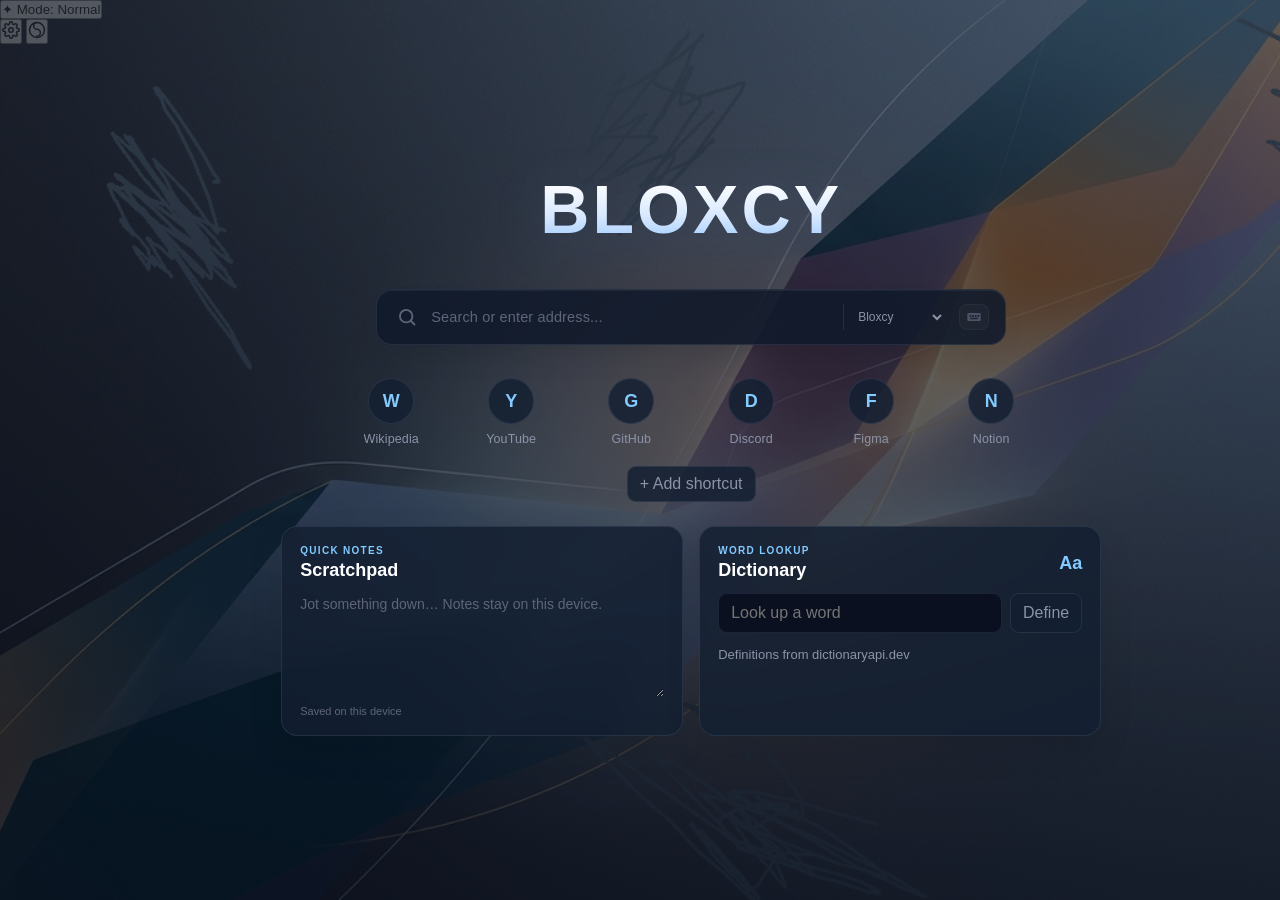
<file: BloxcyREVO/index.html>
<!DOCTYPE html>
<html lang="en">
<head>
    <meta charset="UTF-8">
    <meta http-equiv="refresh" content="0; url=ui/homepage/index.html">
    <title>Bloxcy REVO</title>
</head>
<body>
    <script>
        window.location.href = "ui/homepage/index.html";
    </script>
</body>
</html>
</file>
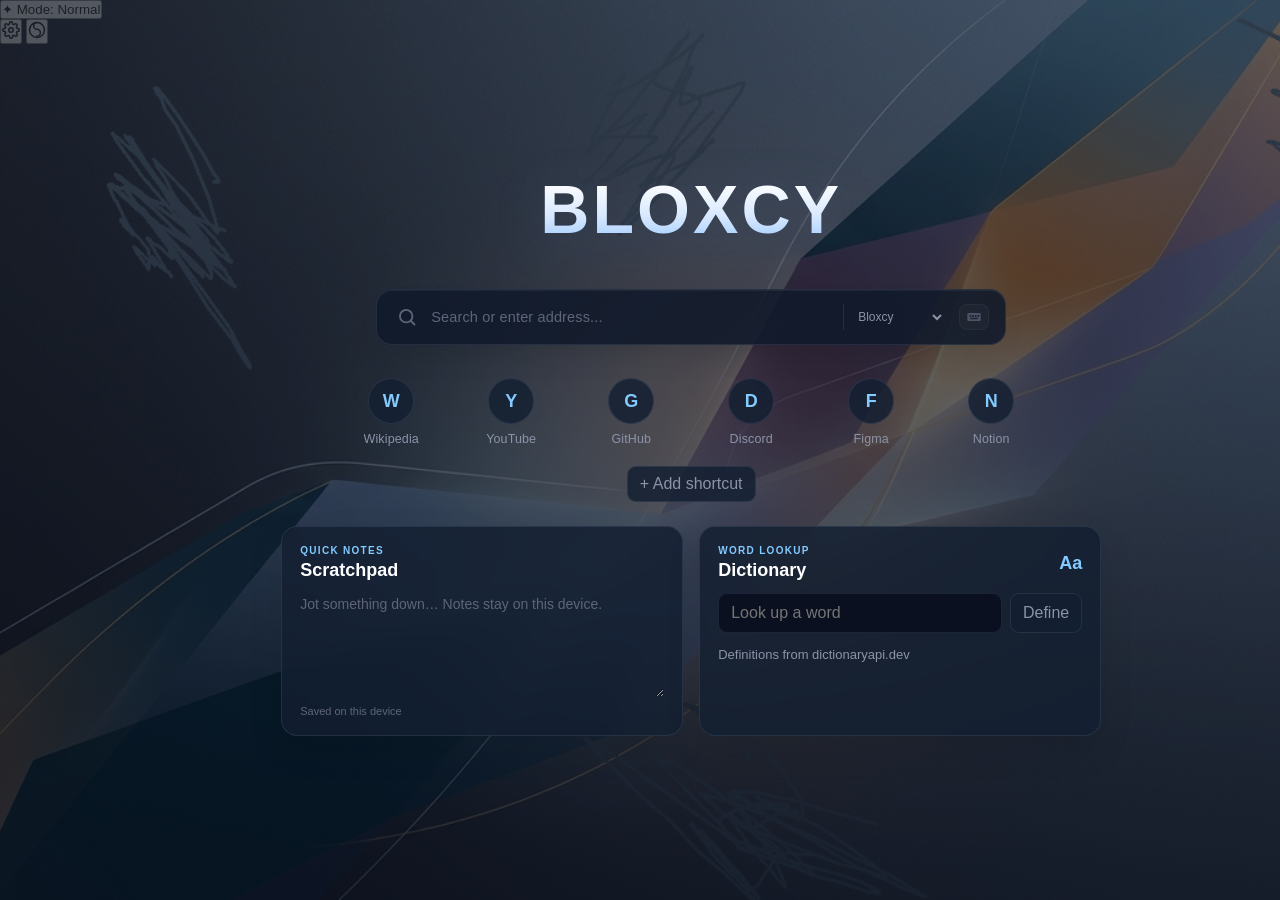
<file: BloxcyREVO/ui/homepage/index.html>
<!DOCTYPE html>
<html lang="en">
<head>
    <meta charset="UTF-8">
    <meta name="viewport" content="width=device-width, initial-scale=1.0">
    <title>Bloxcy REVO</title>
    <link rel="stylesheet" href="style.css">
</head>
<body>
    <div class="bg-glow bg-glow-top"></div>
    <div class="bg-glow bg-glow-center"></div>

    <!-- Top floating navigation bar -->
    <header class="top-nav-bar" id="top-nav-bar">
        <button type="button" id="mode-selector-btn" class="mode-pill-btn" aria-label="Choose browser experience">
            <span class="mode-icon" id="mode-icon-display">✦</span>
            <span id="mode-name-display">Mode: Normal</span>
        </button>

        <div class="wellness-top-bar" id="wellness-top-bar" hidden>
            <button id="top-sound-btn" class="wellness-chip-btn" type="button" aria-pressed="false" title="Play ambient calming sounds">
                <span class="chip-icon">🎵</span> <span id="top-sound-text">Calming sound</span>
            </button>
            <button id="top-exercise-btn" class="wellness-chip-btn" type="button" title="Open mindful exercises">
                <span class="chip-icon">🧘</span> Mindful pause
            </button>
            <div class="eye-timer-pill" id="eye-timer-pill" title="15-minute eye wellness reminder">
                <span class="eye-icon">👁</span>
                <span>Eye break: <strong id="eye-timer-display">15:00</strong></span>
            </div>
        </div>

        <div class="top-nav-spacer"></div>

        <div class="top-actions">
            <button type="button" id="quick-settings-btn" class="icon-nav-btn" title="Open Settings" aria-label="Settings">
                <svg viewBox="0 0 24 24" width="18" height="18" fill="none" stroke="currentColor" stroke-width="2" stroke-linecap="round" stroke-linejoin="round">
                    <circle cx="12" cy="12" r="3"></circle>
                    <path d="M19.4 15a1.65 1.65 0 0 0 .33 1.82l.06.06a2 2 0 1 1-2.83 2.83l-.06-.06a1.65 1.65 0 0 0-1.82-.33 1.65 1.65 0 0 0-1 1.51V21a2 2 0 1 1-4 0v-.09A1.65 1.65 0 0 0 9 19.4a1.65 1.65 0 0 0-1.82.33l-.06.06a2 2 0 1 1-2.83-2.83l.06-.06a1.65 1.65 0 0 0 .33-1.82 1.65 1.65 0 0 0-1.51-1H3a2 2 0 1 1 0-4h.09A1.65 1.65 0 0 0 4.6 9a1.65 1.65 0 0 0-.33-1.82l-.06-.06a2 2 0 1 1 2.83-2.83l.06.06a1.65 1.65 0 0 0 1.82.33H9a1.65 1.65 0 0 0 1-1.51V3a2 2 0 1 1 4 0v.09a1.65 1.65 0 0 0 1 1.51 1.65 1.65 0 0 0 1.82-.33l.06-.06a2 2 0 1 1 2.83 2.83l-.06.06a1.65 1.65 0 0 0-.33 1.82V9a1.65 1.65 0 0 0 1.51 1H21a2 2 0 1 1 0 4h-.09a1.65 1.65 0 0 0-1.51 1z"></path>
                </svg>
            </button>
            <button type="button" id="customize-open" class="icon-nav-btn" title="Customize Page" aria-label="Customize page">
                <svg viewBox="0 0 24 24" width="18" height="18" fill="none" stroke="currentColor" stroke-width="2" stroke-linecap="round" stroke-linejoin="round">
                    <circle cx="12" cy="12" r="10"></circle>
                    <path d="M12 2a4.5 4.5 0 0 0 0 9 4.5 4.5 0 0 1 0 9"></path>
                </svg>
            </button>
        </div>
    </header>

    <main class="homepage">
        <header class="branding">
            <h1 class="logo">BLOXCY</h1>
            <p class="announcement">REVO IS HERE!!</p>
        </header>

        <form class="search-bar" id="search-form" role="search">
            <span class="search-icon" aria-hidden="true">
                <svg viewBox="0 0 24 24" width="20" height="20" fill="none" stroke="currentColor" stroke-width="2.2" stroke-linecap="round" stroke-linejoin="round">
                    <circle cx="11" cy="11" r="7.5"></circle>
                    <line x1="21" y1="21" x2="16.5" y2="16.5"></line>
                </svg>
            </span>

            <input
                type="text"
                id="search-input"
                placeholder="Search or enter address..."
                aria-label="Search the web"
                autocomplete="off"
                spellcheck="false"
            >

            <label class="sr-only" for="search-engine">Search engine</label>
            <select id="search-engine" aria-label="Search engine">
                <option value="bloxcy">Bloxcy</option>
                <option value="google">Google</option>
                <option value="bing">Bing</option>
                <option value="duckduckgo">DuckDuckGo</option>
                <option value="yahoo">Yahoo</option>
                <option value="brave">Brave</option>
                <option value="ecosia">Ecosia</option>
                <option value="startpage">Startpage</option>
                <option value="qwant">Qwant</option>
                <option value="mojeek">Mojeek</option>
                <option value="kagi">Kagi</option>
                <option value="swisscows">Swisscows</option>
                <option value="youtube">YouTube</option>
                <option value="wikipedia">Wikipedia</option>
            </select>

            <div class="search-badge" title="Press Ctrl+K or / to search" aria-hidden="true">
                <svg viewBox="0 0 24 24" width="16" height="16" fill="currentColor">
                    <path d="M4 6h16a2 2 0 0 1 2 2v8a2 2 0 0 1-2 2H4a2 2 0 0 1-2-2V8a2 2 0 0 1 2-2zm2 3a1 1 0 0 0-1 1v1a1 1 0 0 0 1 1h1a1 1 0 0 0 1-1v-1a1 1 0 0 0-1-1H6zm4 0a1 1 0 0 0-1 1v1a1 1 0 0 0 1 1h1a1 1 0 0 0 1-1v-1a1 1 0 0 0-1-1h-1zm4 0a1 1 0 0 0-1 1v1a1 1 0 0 0 1 1h1a1 1 0 0 0 1-1v-1a1 1 0 0 0-1-1h-1zm4 0a1 1 0 0 0-1 1v1a1 1 0 0 0 1 1h1a1 1 0 0 0 1-1v-1a1 1 0 0 0-1-1h-1zM7 13a1 1 0 0 0-1 1v.2a1 1 0 0 0 1 1h10a1 1 0 0 0 1-1V14a1 1 0 0 0-1-1H7z"/>
                </svg>
            </div>
        </form>

        <!-- Wellness Quick Bar (Visible in Wellness Mode) -->
        <section id="wellness-tools" class="wellness-tools" aria-labelledby="wellness-title" hidden>
            <div class="wellness-copy">
                <h2 id="wellness-title">Mindful Workspace</h2>
                <p>Curved light tabs, calming sounds, and 15-minute eye wellness breaks.</p>
            </div>
            <div class="wellness-actions">
                <button id="open-exercises" class="wellness-button" type="button">Mindful exercises</button>
                <button id="sound-toggle" class="wellness-button quiet" type="button" aria-pressed="false">Play calming sound</button>
            </div>
            <p class="wellness-reminder" id="wellness-reminder">Eye wellness reminder: 15 minutes</p>
        </section>

        <!-- Quick Links / Shortcuts -->
        <nav class="shortcuts" aria-label="Quick links">
            <!-- GitHub -->
            <a href="https://github.com" class="shortcut-item" aria-label="Open GitHub">
                <div class="shortcut-tile">
                    <svg class="shortcut-icon icon-github" viewBox="0 0 24 24" width="30" height="30" fill="currentColor">
                        <path fill-rule="evenodd" clip-rule="evenodd" d="M12 2C6.477 2 2 6.484 2 12.017c0 4.425 2.865 8.18 6.839 9.504.5.092.682-.217.682-.483 0-.237-.008-.868-.013-1.703-2.782.605-3.369-1.343-3.369-1.343-.454-1.158-1.11-1.466-1.11-1.466-.908-.62.069-.608.069-.608 1.003.07 1.53 1.032 1.53 1.032.892 1.53 2.341 1.088 2.91.832.092-.647.35-1.088.636-1.338-2.22-.253-4.555-1.113-4.555-4.951 0-1.093.39-1.988 1.029-2.688-.103-.253-.446-1.272.098-2.65 0 0 .84-.27 2.75 1.026A9.564 9.564 0 0112 6.844c.85.004 1.705.115 2.504.337 1.909-1.296 2.747-1.027 2.747-1.027.546 1.379.202 2.398.1 2.651.64.7 1.028 1.595 1.028 2.688 0 3.848-2.339 4.695-4.566 4.943.359.309.678.92.678 1.855 0 1.338-.012 2.419-.012 2.747 0 .268.18.58.688.482A10.019 10.019 0 0022 12.017C22 6.484 17.522 2 12 2z"/>
                    </svg>
                </div>
                <span class="shortcut-label">GitHub</span>
            </a>

            <!-- YouTube -->
            <a href="https://www.youtube.com" class="shortcut-item" aria-label="Open YouTube">
                <div class="shortcut-tile">
                    <svg class="shortcut-icon icon-youtube" viewBox="0 0 24 24" width="30" height="30" fill="#FF0000">
                        <path d="M23.498 6.186a3.016 3.016 0 0 0-2.122-2.136C19.505 3.545 12 3.545 12 3.545s-7.505 0-9.377.505A3.017 3.017 0 0 0 .502 6.186C0 8.07 0 12 0 12s0 3.93.502 5.814a3.016 3.016 0 0 0 2.122 2.136c1.871.505 9.376.505 9.376.505s7.505 0 9.377-.505a3.015 3.015 0 0 0 2.122-2.136C24 15.93 24 12 24 12s0-3.93-.502-5.814zM9.545 15.568V8.432L15.818 12l-6.273 3.568z"/>
                    </svg>
                </div>
                <span class="shortcut-label">YouTube</span>
            </a>

            <!-- Discord -->
            <a href="https://discord.com" class="shortcut-item" aria-label="Open Discord">
                <div class="shortcut-tile">
                    <svg class="shortcut-icon icon-discord" viewBox="0 0 24 24" width="30" height="30" fill="#5865F2">
                        <path d="M20.317 4.37a19.791 19.791 0 0 0-4.885-1.515.074.074 0 0 0-.079.037c-.21.375-.444.864-.608 1.25a18.27 18.27 0 0 0-5.487 0 12.64 12.64 0 0 0-.617-1.25.077.077 0 0 0-.079-.037A19.736 19.736 0 0 0 3.677 4.37a.07.07 0 0 0-.032.027C.533 9.046-.32 13.58.099 18.057a.082.082 0 0 0 .031.057 19.9 19.9 0 0 0 5.993 3.03.078.078 0 0 0 .084-.028c.462-.63.874-1.295 1.226-1.994.021-.041.001-.09-.041-.106a13.107 13.107 0 0 1-1.872-.892.077.077 0 0 1-.008-.128 10.2 10.2 0 0 0 .372-.292.074.074 0 0 1 .077-.01c3.929 1.793 8.18 1.793 12.061 0a.074.074 0 0 1 .078.01c.12.098.246.198.373.292a.077.077 0 0 1-.006.127 12.299 12.299 0 0 1-1.873.894.077.077 0 0 0-.041.107c.36.698.772 1.362 1.225 1.993a.076.076 0 0 0 .084.028 19.839 19.839 0 0 0 6.002-3.03.077.077 0 0 0 .032-.054c.5-5.177-.838-9.674-3.549-13.66a.061.061 0 0 0-.031-.028zM8.02 15.33c-1.183 0-2.157-1.085-2.157-2.419 0-1.333.956-2.419 2.157-2.419 1.21 0 2.176 1.096 2.157 2.42 0 1.333-.956 2.418-2.157 2.418zm7.975 0c-1.183 0-2.157-1.085-2.157-2.419 0-1.333.955-2.419 2.157-2.419 1.21 0 2.176 1.096 2.157 2.42 0 1.333-.946 2.418-2.157 2.418z"/>
                    </svg>
                </div>
                <span class="shortcut-label">Discord</span>
            </a>

            <!-- Figma -->
            <a href="https://www.figma.com" class="shortcut-item" aria-label="Open Figma">
                <div class="shortcut-tile">
                    <svg class="shortcut-icon icon-figma" viewBox="0 0 38 57" width="20" height="30" fill="none">
                        <path d="M19 28.5C19 23.2533 23.2533 19 28.5 19C33.7467 19 38 23.2533 38 28.5C38 33.7467 33.7467 38 28.5 38C23.2533 38 19 33.7467 19 28.5Z" fill="#1ABCFE"/>
                        <path d="M0 47.5C0 42.2533 4.25329 38 9.5 38H19V47.5C19 52.7467 14.7467 57 9.5 57C4.25329 57 0 52.7467 0 47.5Z" fill="#0ACF83"/>
                        <path d="M19 0V19H28.5C33.7467 19 38 14.7467 38 9.5C38 4.25329 33.7467 0 28.5 0H19Z" fill="#FF7262"/>
                        <path d="M0 9.5C0 14.7467 4.25329 19 9.5 19H19V0H9.5C4.25329 0 0 4.25329 0 9.5Z" fill="#F24E1E"/>
                        <path d="M0 28.5C0 33.7467 4.25329 38 9.5 38H19V19H9.5C4.25329 19 0 23.2533 0 28.5Z" fill="#A259FF"/>
                    </svg>
                </div>
                <span class="shortcut-label">Figma</span>
            </a>

            <!-- ChatGPT -->
            <a href="https://chatgpt.com" class="shortcut-item" aria-label="Open ChatGPT">
                <div class="shortcut-tile">
                    <svg class="shortcut-icon icon-chatgpt" viewBox="0 0 24 24" width="28" height="28" fill="#10A37F">
                        <path d="M22.2819 9.8211a5.9847 5.9847 0 0 0-.5157-4.9108 6.0462 6.0462 0 0 0-6.5098-2.9A6.0651 6.0651 0 0 0 4.9807 4.1818a5.9847 5.9847 0 0 0-3.9977 2.9 6.0462 6.0462 0 0 0 .7427 7.0966 5.98 5.98 0 0 0 .511 4.9107 6.051 6.051 0 0 0 6.5146 2.9001A5.9847 5.9847 0 0 0 13.2599 24a6.0557 6.0557 0 0 0 5.7718-4.2058 5.9894 5.9894 0 0 0 3.9977-2.9001 6.0557 6.0557 0 0 0-.7475-7.0729zm-9.022 12.6081a4.4755 4.4755 0 0 1-2.8764-1.0408l.1419-.0804 4.7783-2.7582a.7948.7948 0 0 0 .3927-.6813v-6.7369l2.02 1.1683a.071.071 0 0 1 .038.052v5.5826a4.504 4.504 0 0 1-4.4945 4.4947zm-9.66-4.1254a4.4708 4.4708 0 0 1-.5346-3.0137l.142.0852 4.783 2.7582a.7712.7712 0 0 0 .7806 0l5.8428-3.3685v2.3324a.0804.0804 0 0 1-.0332.0615L9.74 19.9502a4.4992 4.4992 0 0 1-6.1402-1.6464zM2.3408 7.8956a4.485 4.485 0 0 1 2.3655-1.9728V11.6a.7664.7664 0 0 0 .3879.6765l5.8144 3.3543-2.0201 1.1683a.0757.0757 0 0 1-.071 0l-4.8303-2.7865A4.504 4.504 0 0 1 2.3408 7.8956zm16.0993 3.8558L12.5973 8.3829l2.02-1.1683a.0757.0757 0 0 1 .071 0l4.8303 2.7913a4.4944 4.4944 0 0 1-.6765 8.1042v-5.6772a.79.79 0 0 0-.402-.6815zm2.0107-3.0231l-.142-.0852-4.7735-2.7818a.7759.7759 0 0 0-.7854 0L9.009 9.2148V6.8824a.0804.0804 0 0 1 .0332-.0615l4.954-2.8617a4.4992 4.4992 0 0 1 6.4546 4.672zM8.3077 12.8398l3.6923-2.132 3.6923 2.132v4.264l-3.6923 2.132-3.6923-2.132z"/>
                    </svg>
                </div>
                <span class="shortcut-label">ChatGPT</span>
            </a>

            <!-- Notion -->
            <a href="https://www.notion.so" class="shortcut-item" aria-label="Open Notion">
                <div class="shortcut-tile">
                    <svg class="shortcut-icon icon-notion" viewBox="0 0 24 24" width="28" height="28" fill="#FFFFFF">
                        <path d="M4.459 4.208c.746.606 1.026.56 2.428.466l13.215-.793c.28 0 .047-.28-.046-.326L17.86 1.76c-.42-.326-.98-.7-2.053-.607L3.107 2.18c-.466.046-.56.28-.373.466zm.84 4.246v12.456c0 .746.373 1.026 1.213.98l14.522-.84c.84-.047.933-.56.933-1.166V6.914c0-.606-.233-.886-.793-.84l-15.082.886c-.606.047-.793.373-.793.84zm13.725.933c.093.373 0 .746-.373.793l-.84.233c-.42.093-.7.373-.7.793v7.697c0 .56.326.886.933.84l.886-.093c.373-.047.466.233.466.56v.513c0 .28-.187.327-.42.327l-3.173.187c-.42.046-.7-.094-.7-.514v-.42c0-.326.14-.42.42-.466l.794-.094c.373-.046.466-.28.466-.7v-4.712l-4.153 6.064c-.373.513-.7.653-1.213.653h-.746c-.373 0-.513-.233-.513-.653V9.897c0-.513-.28-.7-.7-.7l-.746.047c-.28.047-.42-.14-.42-.373v-.514c0-.28.187-.373.467-.373l3.313-.187c.466-.046.746.094.746.514v5.412l4.014-5.692c.326-.467.7-.607 1.166-.607h.7c.373 0 .56.187.56.607z"/>
                    </svg>
                </div>
                <span class="shortcut-label">Notion</span>
            </a>
        </nav>

        <div class="page-actions">
            <button type="button" id="add-shortcut" class="quiet-action">+ Add shortcut</button>
            <button type="button" id="read-page" class="quiet-action" aria-label="Read the page aloud">Read aloud</button>
        </div>

        <!-- Utility Cards (Hidden in Wellness / Normal for cleaner decluttered UI) -->
        <section class="utility-grid" id="utility-grid" aria-label="Quick tools">
            <article class="utility-card" id="scratchpad-card">
                <div class="card-heading">
                    <div><p class="card-kicker">QUICK NOTES</p><h2>Scratchpad</h2></div>
                    <button type="button" class="icon-action" id="read-notes" aria-label="Read scratchpad aloud">Listen</button>
                </div>
                <label class="sr-only" for="scratchpad">Scratchpad notes</label>
                <textarea id="scratchpad" maxlength="12000" placeholder="Jot something down… Notes stay on this device."></textarea>
                <p class="card-status" id="scratchpad-status" role="status" aria-live="polite">Saved on this device</p>
            </article>
            <article class="utility-card" id="dictionary-card">
                <div class="card-heading">
                    <div><p class="card-kicker">WORD LOOKUP</p><h2>Dictionary</h2></div>
                    <span class="tool-mark" aria-hidden="true">Aa</span>
                </div>
                <form id="dictionary-form" class="dictionary-form">
                    <label class="sr-only" for="dictionary-word">Look up a word</label>
                    <input id="dictionary-word" type="search" maxlength="80" placeholder="Look up a word" autocomplete="off">
                    <button type="submit">Define</button>
                </form>
                <div id="dictionary-result" class="dictionary-result" role="status" aria-live="polite">Definitions from dictionaryapi.dev</div>
            </article>
        </section>
    </main>

    <!-- POP-UP MODAL: "What do you expect from this browser?" -->
    <dialog id="experience-popup" class="experience-popup" aria-labelledby="experience-title">
        <div class="popup-container">
            <header class="popup-header">
                <span class="popup-eyebrow">BLOXCY REVO / PERSONALIZATION</span>
                <h2 id="experience-title">What do you expect from this browser?</h2>
                <p class="popup-subtitle">Choose the experience crafted for your workflow. You can switch modes at any time in Settings.</p>
            </header>

            <div class="mode-cards-grid" role="radiogroup" aria-label="Browser experience options">
                <!-- Wellness Card -->
                <label class="mode-card" data-mode="wellness">
                    <input type="radio" name="experience-choice" value="wellness">
                    <div class="mode-card-preview" style="background-image: url('../../assets/calm.jpg');">
                        <span class="mode-chip chip-wellness">🌿 Wellness</span>
                    </div>
                    <div class="mode-card-content">
                        <h3>Wellness</h3>
                        <p>Calm atmosphere with soft light theme and curved tabs. Built-in ad & notification blocker, mindful exercises, soothing ambient audio, and 15-minute eye wellness reminders.</p>
                        <div class="mode-perks">
                            <span>Ad Blocker</span>
                            <span>Calm Sounds</span>
                            <span>Eye Reminders</span>
                            <span>Curved Tabs</span>
                        </div>
                    </div>
                </label>

                <!-- Gaming Card -->
                <label class="mode-card" data-mode="gaming">
                    <input type="radio" name="experience-choice" value="gaming">
                    <div class="mode-card-preview" style="background-image: url('../../assets/normal.png');">
                        <span class="mode-chip chip-gaming">⚡ Gaming</span>
                    </div>
                    <div class="mode-card-content">
                        <h3>Gaming</h3>
                        <p>Vivid, high-performance styling with bold visual contrasts, rapid shortcut navigation, full utility cards, and low latency design.</p>
                        <div class="mode-perks">
                            <span>High Contrast</span>
                            <span>Full Utilities</span>
                            <span>Quick Access</span>
                        </div>
                    </div>
                </label>

                <!-- Normal Use Card -->
                <label class="mode-card" data-mode="normal">
                    <input type="radio" name="experience-choice" value="normal">
                    <div class="mode-card-preview" style="background-image: url('../../assets/normal.png');">
                        <span class="mode-chip chip-normal">✦ Normal use</span>
                    </div>
                    <div class="mode-card-content">
                        <h3>Normal use</h3>
                        <p>Clean, decluttered everyday browsing. The ideal middle ground between wellness and gaming with baseline features and a focused layout.</p>
                        <div class="mode-perks">
                            <span>Decluttered UI</span>
                            <span>Balanced Tools</span>
                            <span>Clean Layout</span>
                        </div>
                    </div>
                </label>

                <!-- Privacy Card -->
                <label class="mode-card" data-mode="privacy">
                    <input type="radio" name="experience-choice" value="privacy">
                    <div class="mode-card-preview preview-privacy">
                        <span class="mode-chip chip-privacy">🔒 Privacy</span>
                    </div>
                    <div class="mode-card-content">
                        <h3>Privacy</h3>
                        <p>Deep obsidian dark background with maximum privacy protection. Automatically deletes cookies after every tab to prevent cross-session tracking.</p>
                        <div class="mode-perks">
                            <span>Cookie Wiping</span>
                            <span>Tracker Shield</span>
                            <span>Obsidian Dark</span>
                        </div>
                    </div>
                </label>
            </div>

            <footer class="popup-footer">
                <button type="button" id="confirm-experience-btn" class="confirm-btn">Confirm Experience</button>
            </footer>
        </div>
    </dialog>

    <!-- Customize Dialog -->
    <dialog id="customize-dialog" class="customize-dialog" aria-labelledby="customize-title">
        <form method="dialog" class="dialog-close-row"><button class="icon-action" aria-label="Close customization">Close</button></form>
        <h2 id="customize-title">Customize your new tab</h2>
        <p class="dialog-intro">Choose what appears and make this screen yours.</p>
        <section class="customize-section">
            <h3>Browser Mode</h3>
            <button type="button" id="open-mode-picker-btn" class="secondary-btn" style="width: 100%; padding: 10px; margin-top: 8px;">
                Change Experience Mode (Wellness, Gaming, Normal, Privacy)
            </button>
        </section>
        <section class="customize-section">
            <h3>Color theme</h3>
            <label for="theme-choice" class="sr-only">Choose a color theme</label>
            <select id="theme-choice">
                <option value="obsidian">Obsidian</option><option value="light">Light</option>
                <option value="ocean">Ocean</option><option value="forest">Forest</option>
            </select>
        </section>
        <section class="customize-section">
            <h3>Background image</h3>
            <label class="upload-button" for="background-file">Choose an image from this device</label>
            <input id="background-file" type="file" accept="image/png,image/jpeg,image/webp">
            <label class="check-row"><input type="checkbox" id="match-background"> <span>Match background image</span></label>
            <button type="button" id="clear-background" class="quiet-action">Remove background image</button>
            <p class="card-status">Image and color settings are stored in this browser profile.</p>
        </section>
        <section class="customize-section">
            <h3>Screen layout</h3>
            <label for="layout-choice" class="sr-only">New tab layout</label>
            <select id="layout-choice">
                <option value="centered">Centered</option><option value="compact">Compact</option>
                <option value="wide">Wide</option>
            </select>
        </section>
        <section class="customize-section visibility-options">
            <h3>Show on the new tab</h3>
            <label class="check-row"><input type="checkbox" data-visibility="shortcuts"> <span>Shortcuts</span></label>
            <label class="check-row"><input type="checkbox" data-visibility="scratchpad"> <span>Scratchpad</span></label>
            <label class="check-row"><input type="checkbox" data-visibility="dictionary"> <span>Dictionary</span></label>
        </section>
        <section class="customize-section security-note">
            <h3>Browser protection</h3>
            <p>This browser uses the WebView2 Chromium sandbox. Pop-ups open as tabs, and websites cannot access native host objects.</p>
        </section>
    </dialog>

    <!-- Mindful Exercises Dialog -->
    <dialog id="exercise-dialog" class="exercise-dialog" aria-labelledby="exercise-title">
        <form method="dialog" class="dialog-close-row">
            <button class="icon-action" aria-label="Close mindful exercises">✕ Close</button>
        </form>
        <h2 id="exercise-title">🧘 Mindful Pause & Exercises</h2>
        <p class="dialog-intro">Take a moment to restore your focus and relax your body.</p>
        <div class="exercise-list">
            <button type="button" data-exercise="breathing">Slow breathing</button>
            <button type="button" data-exercise="box">Box breathing</button>
            <button type="button" data-exercise="neck">Gentle neck reset</button>
            <button type="button" data-exercise="eyes">20-20-20 eye break</button>
        </div>
        <article class="exercise-details" id="exercise-details" aria-live="polite">
            <div class="exercise-placeholder">
                <p>Select an exercise above to begin a guided session.</p>
            </div>
        </article>
    </dialog>

    <script src="app.js"></script>
</body>
</html>
</file>
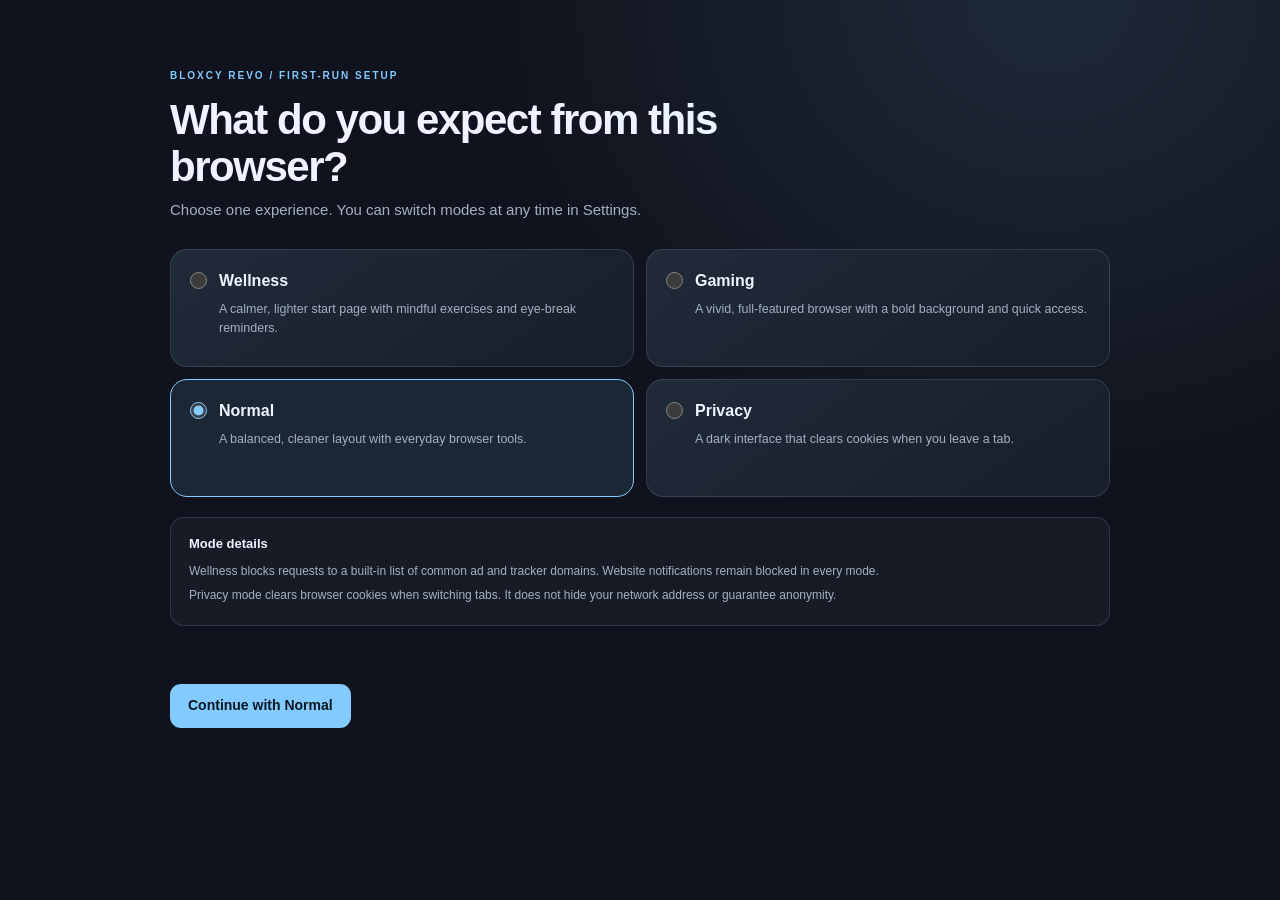
<file: BloxcyREVO/ui/onboarding/index.html>
<!doctype html>
<html lang="en" data-theme="obsidian">
<head>
    <meta charset="utf-8">
    <meta name="viewport" content="width=device-width, initial-scale=1">
    <meta name="color-scheme" content="dark light">
    <title>Welcome to Bloxcy REVO</title>
    <link rel="stylesheet" href="style.css">
    <script src="../preferences/preferences.js" defer></script>
    <script src="onboarding.js" defer></script>
</head>
<body>
    <main>
        <p class="eyebrow">BLOXCY REVO / FIRST-RUN SETUP</p>
        <h1>What do you expect from this browser?</h1>
        <p class="intro">Choose one experience. You can switch modes at any time in Settings.</p>

        <section class="mode-grid" id="mode-options" aria-label="Browser modes"></section>
        <section class="privacy-note">
            <h2>Mode details</h2>
            <p>Wellness blocks requests to a built-in list of common ad and tracker domains. Website notifications remain blocked in every mode.</p>
            <p>Privacy mode clears browser cookies when switching tabs. It does not hide your network address or guarantee anonymity.</p>
        </section>

        <p id="setup-status" class="status" role="status" aria-live="polite"></p>
        <button id="finish-setup" type="button">Continue with Normal</button>
    </main>
</body>
</html>
</file>
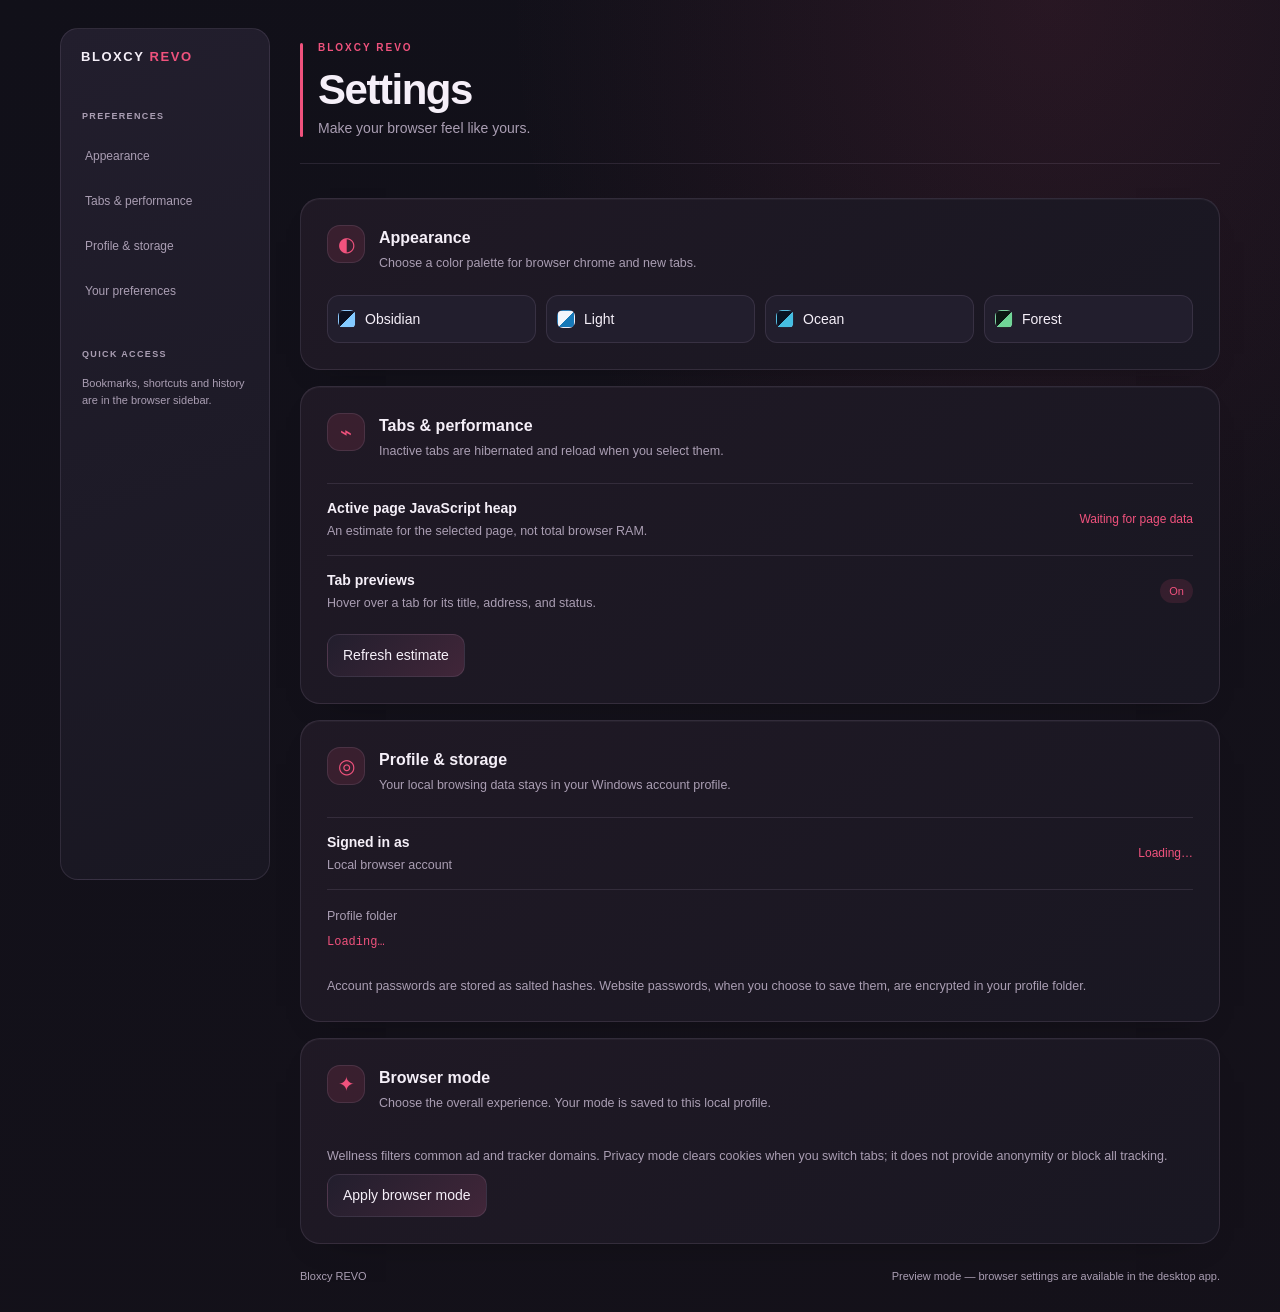
<file: BloxcyREVO/ui/settings/index.html>
<!doctype html>
<html lang="en" data-theme="obsidian">
<head>
    <meta charset="utf-8">
    <meta name="viewport" content="width=device-width, initial-scale=1">
    <meta name="color-scheme" content="dark light">
    <title>Bloxcy REVO Settings</title>
    <link rel="stylesheet" href="style.css">
    <script src="../preferences/preferences.js" defer></script>
    <script src="settings.js" defer></script>
</head>
<body>
    <main class="settings-shell">
        <aside class="settings-nav" aria-label="Settings navigation">
            <div class="settings-brand">BLOXCY <span>REVO</span></div>
            <div class="nav-caption">PREFERENCES</div>
            <a href="#appearance">Appearance</a>
            <a href="#performance">Tabs &amp; performance</a>
            <a href="#profile">Profile &amp; storage</a>
            <a href="#preferences">Your preferences</a>
            <div class="nav-caption nav-caption-secondary">QUICK ACCESS</div>
            <span class="nav-note">Bookmarks, shortcuts and history are in the browser sidebar.</span>
        </aside>
        <div class="settings-content">
        <header class="page-header">
            <div class="eyebrow">BLOXCY REVO</div>
            <h1>Settings</h1>
            <p>Make your browser feel like yours.</p>
        </header>

        <section class="settings-card" id="appearance" aria-labelledby="appearance-heading">
            <div class="card-heading">
                <span class="section-icon" aria-hidden="true">◐</span>
                <div>
                    <h2 id="appearance-heading">Appearance</h2>
                    <p>Choose a color palette for browser chrome and new tabs.</p>
                </div>
            </div>
            <div class="theme-options" role="group" aria-label="Browser theme">
                <button class="theme-option" type="button" data-theme-choice="obsidian" aria-pressed="false">
                    <span class="swatch obsidian"></span><span>Obsidian</span>
                </button>
                <button class="theme-option" type="button" data-theme-choice="light" aria-pressed="false">
                    <span class="swatch light"></span><span>Light</span>
                </button>
                <button class="theme-option" type="button" data-theme-choice="ocean" aria-pressed="false">
                    <span class="swatch ocean"></span><span>Ocean</span>
                </button>
                <button class="theme-option" type="button" data-theme-choice="forest" aria-pressed="false">
                    <span class="swatch forest"></span><span>Forest</span>
                </button>
            </div>
        </section>

        <section class="settings-card" id="performance" aria-labelledby="performance-heading">
            <div class="card-heading">
                <span class="section-icon" aria-hidden="true">⌁</span>
                <div>
                    <h2 id="performance-heading">Tabs &amp; performance</h2>
                    <p>Inactive tabs are hibernated and reload when you select them.</p>
                </div>
            </div>
            <div class="info-row">
                <div>
                    <strong>Active page JavaScript heap</strong>
                    <span class="detail">An estimate for the selected page, not total browser RAM.</span>
                </div>
                <div class="metric" id="memory-value">Waiting for page data</div>
            </div>
            <div class="info-row">
                <div>
                    <strong>Tab previews</strong>
                    <span class="detail">Hover over a tab for its title, address, and status.</span>
                </div>
                <span class="status-pill">On</span>
            </div>
            <button class="secondary-button" id="refresh-memory" type="button">Refresh estimate</button>
        </section>

        <section class="settings-card" id="profile" aria-labelledby="profile-heading">
            <div class="card-heading">
                <span class="section-icon" aria-hidden="true">◎</span>
                <div>
                    <h2 id="profile-heading">Profile &amp; storage</h2>
                    <p>Your local browsing data stays in your Windows account profile.</p>
                </div>
            </div>
            <div class="info-row">
                <div><strong>Signed in as</strong><span class="detail">Local browser account</span></div>
                <span class="value" id="profile-username">Loading…</span>
            </div>
            <div class="path-block">
                <span class="detail">Profile folder</span>
                <code id="profile-path">Loading…</code>
            </div>
            <p class="privacy-note">Account passwords are stored as salted hashes. Website passwords, when you choose to save them, are encrypted in your profile folder.</p>
        </section>

        <section class="settings-card" id="preferences" aria-labelledby="preferences-heading">
            <div class="card-heading">
                <span class="section-icon" aria-hidden="true">✦</span>
                <div>
                    <h2 id="preferences-heading">Browser mode</h2>
                    <p>Choose the overall experience. Your mode is saved to this local profile.</p>
                </div>
            </div>
            <div id="browser-mode-options" class="mode-grid" role="radiogroup" aria-label="Browser mode"></div>
            <p class="privacy-note">Wellness filters common ad and tracker domains. Privacy mode clears cookies when you switch tabs; it does not provide anonymity or block all tracking.</p>
            <button class="secondary-button" id="save-browser-mode" type="button">Apply browser mode</button>
        </section>

        <footer class="page-footer">
            <span>Bloxcy REVO</span>
            <span id="settings-status" role="status" aria-live="polite">Settings are stored locally.</span>
        </footer>
        </div>
    </main>
</body>
</html>
</file>
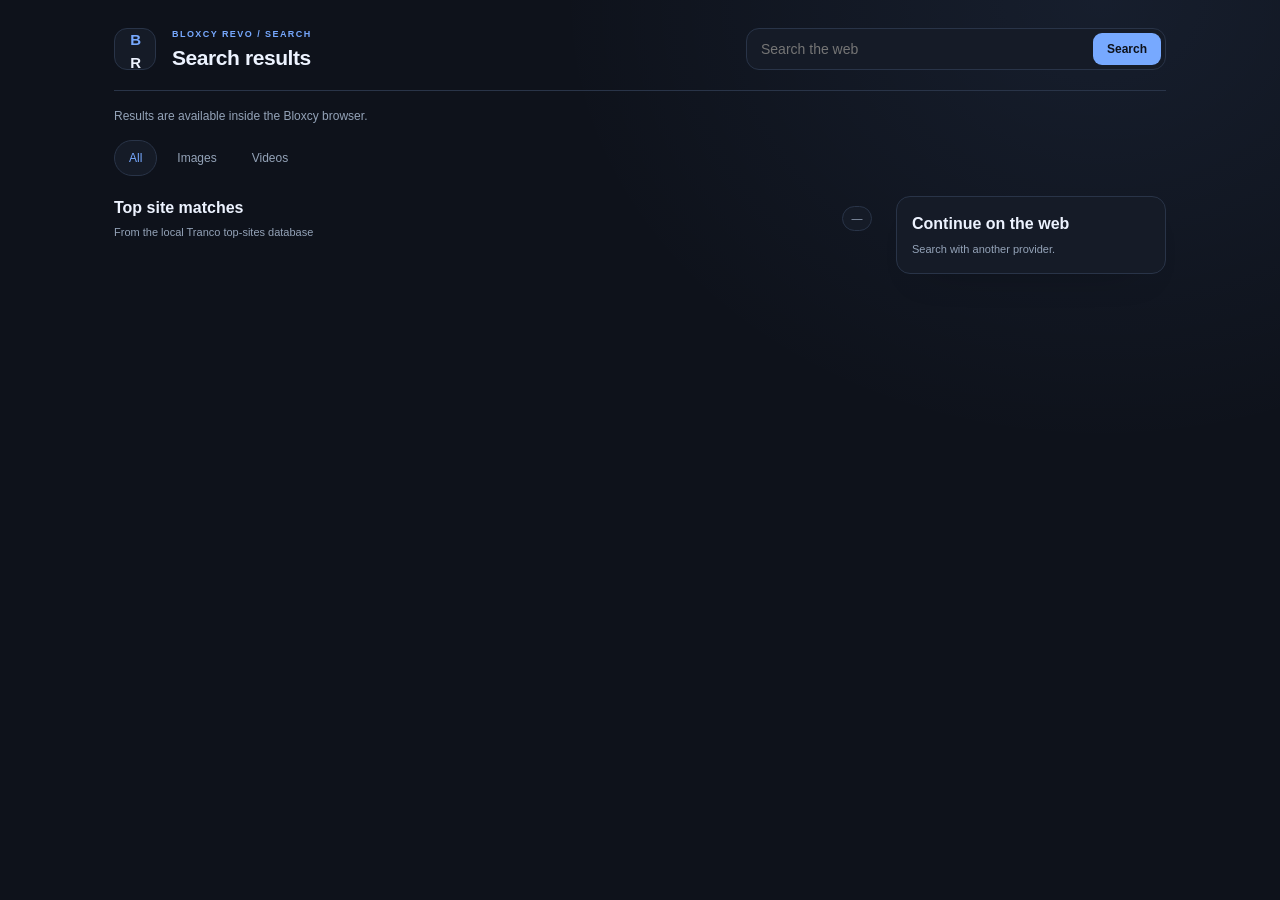
<file: BloxcyREVO/src/search_engine/results.html>
<!doctype html>
<html lang="en" data-theme="obsidian" data-browser-mode="normal">
<head>
    <meta charset="utf-8">
    <meta name="viewport" content="width=device-width, initial-scale=1">
    <title>Bloxcy Search</title>
    <link rel="stylesheet" href="results.css">
</head>
<body>
    <main>
        <header class="page-header">
            <a class="brand" href="#" aria-label="Bloxcy home">B<span>R</span></a>
            <div class="page-heading">
                <p class="eyebrow">BLOXCY REVO / SEARCH</p>
                <h1>Search results</h1>
            </div>
            <form id="results-search" class="results-search" role="search">
                <label class="sr-only" for="results-query">Search again</label>
                <input id="results-query" type="search" placeholder="Search the web" autocomplete="off">
                <button type="submit" aria-label="Search">Search</button>
            </form>
        </header>
        <p id="query-label" class="query-label" role="status" aria-live="polite">Loading results…</p>

        <nav class="tabs" role="tablist" aria-label="Search result type">
            <button class="tab" id="tab-all" role="tab" aria-selected="true" aria-controls="panel-all">All</button>
            <button class="tab" id="tab-images" role="tab" aria-selected="false" aria-controls="panel-images">Images</button>
            <button class="tab" id="tab-videos" role="tab" aria-selected="false" aria-controls="panel-videos">Videos</button>
        </nav>

        <section id="panel-all" role="tabpanel" aria-labelledby="tab-all">
            <div class="columns">
                <section>
                    <div class="section-heading">
                        <div>
                            <h2>Top site matches</h2>
                            <p class="hint">From the local Tranco top-sites database</p>
                        </div>
                        <span id="result-count" class="result-count">—</span>
                    </div>
                    <div id="site-results" class="site-results"></div>
                </section>
                <aside class="right-column">
                    <section id="dictionary-card" class="card" hidden>
                        <h2>Dictionary</h2>
                        <p id="dictionary-status" class="muted" role="status" aria-live="polite">Looking up…</p>
                        <div id="dictionary-results"></div>
                    </section>
                    <section class="web-search-card">
                        <h2>Continue on the web</h2>
                        <p class="hint">Search with another provider.</p>
                        <div id="engine-links"></div>
                    </section>
                </aside>
            </div>
        </section>

        <section id="panel-images" role="tabpanel" aria-labelledby="tab-images" hidden>
            <p class="hint">Five images from each source: Wikimedia Commons and Openverse. Results may include duplicates.</p>
            <p id="images-status" class="status" role="status" aria-live="polite">Select Images to search.</p>
            <p id="images-errors" class="provider-errors" role="status" aria-live="polite" hidden></p>
            <div id="images-results" class="image-grid"></div>
            <button id="load-more-images" class="load-more" type="button" hidden>Load 10 more</button>
            <a id="open-images" class="provider-link" target="_blank" rel="noreferrer">Search Wikimedia Commons</a>
            <a id="open-openverse" class="provider-link" target="_blank" rel="noreferrer">Search Openverse</a>
        </section>

        <section id="panel-videos" role="tabpanel" aria-labelledby="tab-videos" hidden>
            <p class="hint">YouTube videos ranked using titles and available transcripts</p>
            <p id="videos-status" class="status" role="status" aria-live="polite">Select Videos to search.</p>
            <div id="videos-results"></div>
            <a id="open-videos" class="provider-link" target="_blank" rel="noreferrer">Open YouTube results</a>
        </section>
    </main>
    <script src="results.js"></script>
</body>
</html>
</file>
<file: BloxcyREVO/ui/homepage/style.css>
:root {
    --bg-base: #0b1020;
    --bg-surface: #111a2b;
    --bg-tile: rgba(20, 31, 49, 0.84);
    --bg-tile-hover: #1b2a40;
    --border-subtle: rgba(179, 199, 230, 0.11);
    --border-hover: rgba(179, 199, 230, 0.24);
    --border-focus: rgba(111, 190, 255, 0.36);
    
    --text-primary: #ffffff;
    --text-secondary: #8c93a8;
    --text-muted: #5e657a;
    
    --neon-cyan: #83caff;
    --neon-cyan-glow: rgba(94, 177, 255, 0.32);
    
    --title-gradient-start: #ffffff;
    --title-gradient-mid: #d7e8ff;
    --title-gradient-end: #9dcaff;
    
    --font-heading: 'Segoe UI Variable Display', 'Segoe UI', sans-serif;
    --font-sans: 'Inter', -apple-system, BlinkMacSystemFont, "Segoe UI", Roboto, sans-serif;
}

html[data-theme="light"] {
    --bg-base: #f2f6fc;
    --bg-tile: #ffffff;
    --bg-tile-hover: #f4f8ff;
    --border-subtle: rgba(31, 48, 73, 0.1);
    --border-hover: rgba(31, 48, 73, 0.18);
    --border-focus: rgba(8, 126, 181, 0.32);
    --text-primary: #1e293b;
    --text-secondary: #4b5c73;
    --text-muted: #74839a;
    --neon-cyan: #1679b8;
    --neon-cyan-glow: rgba(8, 126, 181, 0.16);
    --title-gradient-start: #23344c;
    --title-gradient-mid: #47627f;
    --title-gradient-end: #087eb5;
}

html[data-theme="ocean"] {
    --bg-base: #081424;
    --bg-tile: #10243a;
    --bg-tile-hover: #18314b;
    --border-subtle: rgba(165, 201, 230, 0.1);
    --border-hover: rgba(165, 201, 230, 0.22);
    --border-focus: rgba(69, 190, 226, 0.45);
    --text-primary: #e7f4ff;
    --text-secondary: #9db8d1;
    --text-muted: #708fac;
    --neon-cyan: #45bee2;
    --neon-cyan-glow: rgba(69, 190, 226, 0.42);
    --title-gradient-start: #eff8ff;
    --title-gradient-mid: #b6e4ff;
    --title-gradient-end: #78c9ed;
}

html[data-theme="forest"] {
    --bg-base: #0d1814;
    --bg-tile: #182920;
    --bg-tile-hover: #22382b;
    --border-subtle: rgba(186, 218, 191, 0.1);
    --border-hover: rgba(186, 218, 191, 0.22);
    --border-focus: rgba(112, 213, 151, 0.42);
    --text-primary: #eff8f0;
    --text-secondary: #abc2ae;
    --text-muted: #7b9781;
    --neon-cyan: #70d597;
    --neon-cyan-glow: rgba(112, 213, 151, 0.4);
    --title-gradient-start: #f2fff4;
    --title-gradient-mid: #bde8c5;
    --title-gradient-end: #70d597;
}

* {
    box-sizing: border-box;
    margin: 0;
    padding: 0;
}

html, body {
    height: 100%;
}

body {
    background-color: var(--bg-base);
    color: var(--text-primary);
    font-family: var(--font-sans);
    display: flex;
    align-items: center;
    justify-content: center;
    overflow-x: hidden;
    position: relative;
    user-select: none;
    -webkit-font-smoothing: antialiased;
    -moz-osx-font-smoothing: grayscale;
}

/* Ambient glow backgrounds */
.bg-glow {
    position: fixed;
    pointer-events: none;
    z-index: 0;
}

.bg-glow-top {
    top: -15%;
    left: 50%;
    transform: translateX(-50%);
    width: 900px;
    height: 550px;
    background: radial-gradient(ellipse at center, rgba(82, 63, 153, 0.22) 0%, rgba(29, 24, 60, 0.12) 45%, transparent 70%);
    filter: blur(50px);
}

.bg-glow-center {
    top: 32%;
    left: 50%;
    transform: translate(-50%, -50%);
    width: 600px;
    height: 350px;
    background: radial-gradient(ellipse at center, rgba(34, 211, 238, 0.07) 0%, rgba(14, 165, 233, 0.03) 40%, transparent 70%);
    filter: blur(60px);
}

/* Main Content Container */
.homepage {
    position: relative;
    z-index: 1;
    width: 100%;
    max-width: 860px;
    padding: 32px 24px 48px;
    display: flex;
    flex-direction: column;
    align-items: center;
    text-align: center;
    margin: auto;
}

/* Branding Section */
.branding {
    margin-bottom: 34px;
    display: flex;
    flex-direction: column;
    align-items: center;
}

.logo {
    font-family: var(--font-heading);
    font-size: clamp(52px, 7.5vw, 78px);
    font-weight: 700;
    letter-spacing: 0.045em;
    line-height: 1.05;
    background: linear-gradient(180deg, var(--title-gradient-start) 10%, var(--title-gradient-mid) 60%, var(--title-gradient-end) 100%);
    -webkit-background-clip: text;
    -webkit-text-fill-color: transparent;
    filter: drop-shadow(0 8px 26px rgba(87, 151, 231, 0.16));
    margin-bottom: 10px;
    transition: transform 0.25s ease, filter 0.25s ease;
}

.logo:hover {
    filter: drop-shadow(0 2px 20px rgba(196, 181, 253, 0.35));
    transform: scale(1.015);
}

.announcement {
    color: var(--neon-cyan);
    font-size: 12px;
    font-weight: 700;
    letter-spacing: 0.14em;
    text-transform: uppercase;
    text-shadow: 0 0 18px var(--neon-cyan-glow);
    margin: 0;
    padding: 7px 12px;
    border: 1px solid var(--border-subtle);
    border-radius: 999px;
    background: var(--bg-tile);
}

/* Search Bar */
.search-bar {
    width: 100%;
    max-width: 630px;
    height: 56px;
    background: rgba(17, 26, 43, 0.88);
    backdrop-filter: blur(20px);
    -webkit-backdrop-filter: blur(20px);
    border: 1px solid var(--border-subtle);
    border-radius: 18px;
    display: flex;
    align-items: center;
    padding: 0 16px 0 20px;
    gap: 14px;
    box-shadow: 0 18px 48px -24px rgba(0, 0, 0, 0.82),
        inset 0 1px 0 rgba(255, 255, 255, 0.06);
    transition: border-color 0.2s ease, box-shadow 0.2s ease, background-color 0.2s ease;
    margin-bottom: 42px;
}

html[data-theme="light"] .search-bar {
    background: rgba(255, 255, 255, 0.92);
    box-shadow: 0 18px 42px -24px rgba(37, 57, 82, 0.32), inset 0 1px 1px #fff;
}

html[data-theme="light"] .search-bar:hover,
html[data-theme="light"] .search-bar:focus-within {
    background: #ffffff;
}

html[data-theme="light"] .shortcut-tile {
    box-shadow: 0 6px 18px rgba(37, 57, 82, 0.1), inset 0 1px 1px #fff;
}

html[data-theme="light"] .shortcut-item:hover .shortcut-label {
    color: #1e293b;
}

html[data-theme="light"] .bg-glow {
    opacity: 0.35;
}

.search-bar:hover {
    border-color: rgba(255, 255, 255, 0.12);
    background: rgba(23, 26, 38, 0.9);
}

.search-bar:focus-within {
    border-color: var(--border-focus);
    background: rgba(23, 26, 38, 0.95);
    box-shadow: 0 18px 44px -22px rgba(0, 0, 0, 0.78),
        0 0 0 3px var(--border-focus);
}

.search-icon {
    display: flex;
    align-items: center;
    justify-content: center;
    color: var(--text-muted);
    flex-shrink: 0;
    transition: color 0.2s ease;
}

.search-bar:focus-within .search-icon {
    color: var(--neon-cyan);
}

.search-bar input {
    flex: 1;
    background: transparent;
    border: none;
    outline: none;
    color: var(--text-primary);
    font-family: inherit;
    font-size: 14.5px;
    letter-spacing: 0.01em;
    padding: 0;
}

.search-bar input::placeholder {
    color: var(--text-muted);
    font-weight: 400;
    transition: color 0.2s ease;
}

.search-bar select {
    flex-shrink: 0;
    max-width: 120px;
    color: var(--text-secondary);
    background: transparent;
    border: 0;
    border-left: 1px solid var(--border-subtle);
    outline: none;
    padding: 5px 0 5px 10px;
    font: 12px var(--font-sans);
}

.search-bar select:focus-visible {
    color: var(--text-primary);
    box-shadow: 0 0 0 2px var(--border-focus);
    border-radius: 5px;
}

.search-bar select option {
    color: #1e293b;
    background: #fff;
}

.search-bar:focus-within input::placeholder {
    color: rgba(140, 147, 168, 0.55);
}

.search-badge {
    display: flex;
    align-items: center;
    justify-content: center;
    color: var(--text-muted);
    background: rgba(255, 255, 255, 0.04);
    border: 1px solid rgba(255, 255, 255, 0.05);
    border-radius: 8px;
    padding: 4px 6px;
    cursor: default;
    flex-shrink: 0;
    opacity: 0.75;
    transition: opacity 0.2s ease, background-color 0.2s ease, color 0.2s ease;
}

.search-bar:focus-within .search-badge {
    opacity: 1;
    color: var(--text-secondary);
    border-color: rgba(255, 255, 255, 0.09);
}

/* Shortcuts Grid / Row */
.shortcuts {
    display: flex;
    align-items: flex-start;
    justify-content: center;
    gap: 24px;
    flex-wrap: wrap;
    width: 100%;
}

.shortcut-entry {
    position: relative;
    display: flex;
    justify-content: center;
}

.shortcut-item {
    display: flex;
    flex-direction: column;
    align-items: center;
    text-decoration: none;
    gap: 10px;
    cursor: pointer;
    transition: transform 0.22s cubic-bezier(0.2, 0.8, 0.3, 1);
}

.shortcut-tile {
    width: 72px;
    height: 72px;
    background: var(--bg-tile);
    border: 1px solid var(--border-subtle);
    border-radius: 20px;
    display: flex;
    align-items: center;
    justify-content: center;
    box-shadow: 0 10px 28px -16px rgba(0, 0, 0, 0.75),
        inset 0 1px 0 rgba(255, 255, 255, 0.05);
    transition: 
        transform 0.22s cubic-bezier(0.2, 0.8, 0.3, 1),
        background-color 0.2s ease,
        border-color 0.2s ease,
        box-shadow 0.22s cubic-bezier(0.2, 0.8, 0.3, 1);
}

.shortcut-icon {
    display: block;
    transition: transform 0.22s cubic-bezier(0.2, 0.8, 0.3, 1);
}

.icon-github {
    color: #e6edf3;
}

.shortcut-label {
    font-size: 12.5px;
    font-weight: 500;
    color: var(--text-secondary);
    letter-spacing: 0.01em;
    transition: color 0.2s ease;
}

/* Shortcut Hover & Active States */
.shortcut-item:hover {
    transform: translateY(-4px);
}

.shortcut-item:hover .shortcut-tile {
    background: var(--bg-tile-hover);
    border-color: var(--border-hover);
    box-shadow: 0 18px 34px -18px rgba(0, 0, 0, 0.86),
        0 0 0 3px var(--border-focus);
}

.shortcut-item:hover .shortcut-icon {
    transform: scale(1.08);
}

.shortcut-item:hover .shortcut-label {
    color: #f1f5f9;
}

.shortcut-item:active {
    transform: translateY(-1px);
}

.shortcut-item:active .shortcut-tile {
    transform: scale(0.97);
    box-shadow: 0 4px 12px rgba(0, 0, 0, 0.4);
}

.shortcut-item:focus-visible {
    outline: none;
}

.shortcut-item:focus-visible .shortcut-tile {
    border-color: var(--neon-cyan);
    box-shadow: 0 0 0 3px var(--border-focus), 0 8px 20px rgba(0, 0, 0, 0.35);
}

.search-bar input:focus-visible {
    outline: none;
}

@media (prefers-reduced-motion: reduce) {
    *,
    *::before,
    *::after {
        scroll-behavior: auto !important;
        transition-duration: 0.01ms !important;
        animation-duration: 0.01ms !important;
        animation-iteration-count: 1 !important;
    }
}

html[data-browser-mode="wellness"] {
    --mode-wallpaper: url("../../assets/calm.jpg");
    --wellness-accent: #789c8b;
}

html[data-browser-mode="gaming"],
html[data-browser-mode="normal"] {
    --mode-wallpaper: url("../../assets/normal.png");
}

html[data-browser-mode="privacy"] {
    --mode-wallpaper: none;
}

body.has-mode-background::before { opacity: .76; }
body.has-background::before { opacity: .82; }
body.mode-wellness::before,
body.mode-wellness.has-background::before {
    background-image:
        linear-gradient(180deg, rgba(247, 248, 243, .43), rgba(231, 238, 231, .78)),
        var(--wallpaper, var(--mode-wallpaper));
}
body.mode-wellness { --text-primary: #24352e; --text-secondary: #435b50; }
body.mode-wellness .utility-grid { display: none; }
body.mode-wellness .wellness-tools { border-radius: 22px; }
body.mode-wellness .wellness-button { border-radius: 999px; }
body.mode-wellness .logo { text-shadow: none; }
body.mode-wellness .search-bar { border-radius: 22px; }
body.mode-normal .announcement,
body.mode-normal #read-page,
body.mode-normal #read-notes { display: none; }
html[data-browser-mode="privacy"] body::before { opacity: 0 !important; }
html[data-browser-mode="privacy"] body { --custom-bg: #111019; }

.wellness-tools {
    position: relative;
    z-index: 1;
    display: grid;
    grid-template-columns: minmax(0, 1fr) auto;
    align-items: center;
    gap: 8px 18px;
    width: min(100%, 680px);
    margin: -4px auto 24px;
    padding: 17px 19px;
    border: 1px solid var(--border-subtle);
    border-radius: 16px;
    background: color-mix(in srgb, var(--bg-tile) 88%, transparent);
    box-shadow: 0 12px 30px -26px rgba(0, 0, 0, .7);
    backdrop-filter: blur(10px);
}
.wellness-tools[hidden] { display: none; }
.wellness-copy h2 { margin: 0 0 3px; font-size: 15px; }
.wellness-copy p, .wellness-reminder { color: var(--text-secondary); font-size: 12px; }
.wellness-actions { display: flex; gap: 7px; }
.wellness-button {
    min-height: 36px;
    padding: 7px 11px;
    border: 1px solid var(--border-hover);
    border-radius: 10px;
    background: var(--bg-tile-hover);
    color: var(--text-primary);
    font: inherit;
    font-size: 11px;
    cursor: pointer;
    transition: border-color .16s ease, transform .16s ease;
}
.wellness-button:hover { transform: translateY(-1px); border-color: var(--wellness-accent, var(--neon-cyan)); }
.wellness-button[aria-pressed="true"] { border-color: var(--wellness-accent, var(--neon-cyan)); }
.wellness-reminder { grid-column: 1 / -1; margin: 0; font-size: 11px; }
.exercise-dialog {
    width: min(580px, calc(100vw - 32px));
    max-height: min(720px, calc(100vh - 32px));
    padding: 22px;
    border: 1px solid var(--border-hover);
    border-radius: 19px;
    background: var(--bg-base);
    color: var(--text-primary);
    box-shadow: 0 24px 80px rgba(0, 0, 0, .45);
}
.exercise-dialog::backdrop { background: rgba(4, 8, 15, .66); backdrop-filter: blur(5px); }
.exercise-dialog h2 { margin: 12px 0 6px; font-size: 22px; }
.exercise-dialog .dialog-intro { color: var(--text-secondary); font-size: 13px; }
.exercise-list { display: grid; grid-template-columns: repeat(2, minmax(0, 1fr)); gap: 8px; margin: 18px 0; }
.exercise-list button {
    min-height: 42px;
    padding: 8px 10px;
    border: 1px solid var(--border-subtle);
    border-radius: 10px;
    background: var(--bg-tile);
    color: var(--text-primary);
    font: inherit;
    cursor: pointer;
}
.exercise-list button:hover { border-color: var(--neon-cyan); }
.exercise-details { min-height: 86px; padding: 14px; border: 1px solid var(--border-subtle); border-radius: 12px; background: var(--bg-tile); color: var(--text-secondary); font-size: 13px; }
.exercise-details strong { display: block; margin-bottom: 5px; color: var(--text-primary); }
.exercise-details p { margin: 0; }

@media (max-width: 660px) {
    .wellness-tools { grid-template-columns: 1fr; }
    .wellness-actions { flex-wrap: wrap; }
    .wellness-reminder { grid-column: auto; }
}
@media (prefers-reduced-motion: reduce) {
    .wellness-button, .exercise-list button { transition: none; }
}

/* Responsive adjustments */
@media (max-width: 640px) {
    .homepage {
        padding: 24px 16px;
    }

    .branding {
        margin-bottom: 26px;
    }

    .announcement {
        font-size: 14px;
        letter-spacing: 0.15em;
    }

    .search-bar {
        height: 52px;
        margin-bottom: 32px;
    }

    .shortcuts {
        gap: 16px;
    }

    .shortcut-tile {
        width: 62px;
        height: 62px;
        border-radius: 18px;
    }

    .shortcut-icon {
        width: 24px;
        height: 24px;
    }

    .shortcut-label {
        font-size: 11.5px;
    }
}

html[data-theme="light"] {
    --bg-base: #f5f7fb;
    --bg-tile: rgba(255, 255, 255, 0.9);
    --bg-tile-hover: #ffffff;
    --border-subtle: rgba(31, 48, 73, 0.12);
    --border-hover: rgba(31, 48, 73, 0.22);
    --text-primary: #1e293b;
    --text-secondary: #526179;
    --text-muted: #738198;
    --neon-cyan: #2475b7;
    --border-focus: rgba(8, 126, 181, 0.28);
}

body {
    background:
        radial-gradient(ellipse at 50% 18%, color-mix(in srgb, var(--neon-cyan) 9%, transparent), transparent 32rem),
        var(--bg-base);
}

.bg-glow { display: none; }
.homepage { max-width: 920px; }
.logo { transition: transform .18s ease; }
.logo:hover { filter: none; }

.search-bar {
    border-radius: 16px;
    backdrop-filter: none;
    -webkit-backdrop-filter: none;
    box-shadow: 0 14px 36px -24px rgba(0, 0, 0, .65), inset 0 1px rgba(255, 255, 255, .05);
    transition: border-color .16s ease, box-shadow .16s ease, transform .16s ease;
}

.search-bar:hover {
    transform: translateY(-1px);
    border-color: var(--border-hover);
}

.search-bar:focus-within {
    transform: none;
    box-shadow: 0 0 0 3px var(--border-focus), 0 12px 30px -22px rgba(0, 0, 0, .65);
}

.shortcut-tile {
    border-radius: 18px;
    box-shadow: 0 8px 22px -18px rgba(0, 0, 0, .68), inset 0 1px rgba(255, 255, 255, .04);
    transition: transform .16s ease, background-color .16s ease, border-color .16s ease;
}

.shortcut-item:hover .shortcut-tile {
    box-shadow: 0 12px 24px -18px rgba(0, 0, 0, .68);
}

@media (prefers-reduced-motion: reduce) {
    .shortcut-item, .shortcut-tile, .shortcut-icon, .search-bar, .logo {
        transition: none !important;
    }
}

body {
    background: var(--custom-bg, var(--bg-base));
    min-height: 100%;
    height: auto;
    overflow-y: auto;
    align-items: flex-start;
}

body::before {
    content: "";
    position: fixed;
    inset: 0;
    z-index: 0;
    pointer-events: none;
    background-image: linear-gradient(180deg, rgba(6, 12, 24, .38), rgba(6, 12, 24, .72)), var(--wallpaper, var(--mode-wallpaper));
    background-size: cover;
    background-position: center;
    opacity: 0;
    transition: opacity .2s ease;
}

body.has-background::before { opacity: 1; }
.homepage { max-width: 1000px; padding: 46px 28px 36px; }
.logo { font-size: clamp(42px, 6vw, 68px); }
.announcement { letter-spacing: .12em; }
.search-bar { margin-bottom: 24px; }

.shortcuts {
    gap: 12px;
    justify-content: center;
    margin-bottom: 10px;
}

.shortcut-item {
    position: relative;
    width: 108px;
    padding: 9px 5px 10px;
    border-radius: 12px;
    gap: 8px;
}

.shortcut-item:hover { transform: none; background: var(--bg-tile-hover); }
.shortcut-tile {
    width: 46px;
    height: 46px;
    border-radius: 50%;
    box-shadow: none;
}

.shortcut-icon { width: 24px; height: 24px; object-fit: contain; }
.shortcut-fallback {
    color: var(--custom-accent, var(--neon-cyan));
    font-weight: 700;
    font-size: 18px;
}

.shortcut-label { max-width: 98px; overflow: hidden; text-overflow: ellipsis; white-space: nowrap; }
.remove-shortcut {
    position: absolute;
    top: 0;
    right: 3px;
    width: 21px;
    height: 21px;
    color: var(--text-secondary);
    background: var(--bg-tile);
    border: 1px solid var(--border-subtle);
    border-radius: 50%;
    opacity: 0;
    cursor: pointer;
}

.shortcut-entry:hover .remove-shortcut,
.shortcut-entry:focus-within .remove-shortcut { opacity: 1; }
.shortcut-entry .remove-shortcut:focus-visible { opacity: 1; }
.page-actions { display: flex; justify-content: center; gap: 8px; margin: 0 0 24px; }
.quiet-action, .icon-action, .dictionary-form button {
    font: inherit;
    color: var(--text-secondary);
    background: var(--bg-tile);
    border: 1px solid var(--border-subtle);
    border-radius: 9px;
    padding: 8px 12px;
    cursor: pointer;
}

.quiet-action:hover, .icon-action:hover, .dictionary-form button:hover {
    color: var(--text-primary);
    border-color: var(--border-hover);
}

.quiet-action:focus-visible, .icon-action:focus-visible, .dictionary-form button:focus-visible,
input:focus-visible, textarea:focus-visible, select:focus-visible {
    outline: 2px solid var(--custom-accent, var(--neon-cyan));
    outline-offset: 2px;
}

.utility-grid {
    display: grid;
    grid-template-columns: repeat(2, minmax(0, 1fr));
    gap: 16px;
    width: min(100%, 820px);
}

.utility-card {
    text-align: left;
    min-width: 0;
    min-height: 190px;
    padding: 18px;
    border: 1px solid var(--border-subtle);
    border-radius: 16px;
    background: var(--bg-tile);
    box-shadow: 0 14px 34px rgba(0, 0, 0, .1);
    backdrop-filter: blur(12px);
}

.card-heading { display: flex; align-items: center; justify-content: space-between; gap: 12px; margin-bottom: 12px; }
.card-heading h2 { font-size: 18px; color: var(--text-primary); }
.card-kicker { color: var(--custom-accent, var(--neon-cyan)); font-size: 10px; font-weight: 700; letter-spacing: .13em; margin-bottom: 4px; }
.tool-mark { color: var(--custom-accent, var(--neon-cyan)); font-size: 18px; font-weight: 700; }
.icon-action { padding: 6px 10px; font-size: 12px; }

#scratchpad {
    display: block;
    width: 100%;
    min-height: 104px;
    resize: vertical;
    color: var(--text-primary);
    background: transparent;
    border: 0;
    font: 14px/1.6 var(--font-sans);
}

#scratchpad::placeholder { color: var(--text-muted); }
.utility-card, .utility-card * { user-select: text; }
.card-status { color: var(--text-muted); font-size: 11px; margin-top: 8px; }
.dictionary-form { display: flex; gap: 8px; }
.dictionary-form input, .customize-dialog select {
    min-width: 0;
    flex: 1;
    padding: 10px 12px;
    color: var(--text-primary);
    background: var(--bg-base);
    border: 1px solid var(--border-subtle);
    border-radius: 9px;
    font: inherit;
}

.dictionary-result { max-height: 190px; overflow: auto; margin-top: 12px; color: var(--text-secondary); font-size: 13px; line-height: 1.55; }
.dictionary-result h3 { margin: 8px 0 4px; color: var(--text-primary); font-size: 16px; }
.definition { padding: 3px 0; }
.customize-dialog {
    width: min(520px, calc(100vw - 28px));
    max-height: min(88vh, 760px);
    overflow-y: auto;
    margin: auto;
    padding: 24px;
    color: var(--text-primary);
    background: var(--bg-base);
    border: 1px solid var(--border-hover);
    border-radius: 18px;
    box-shadow: 0 24px 80px rgba(0, 0, 0, .5);
}

.customize-dialog::backdrop { background: rgba(3, 8, 18, .66); backdrop-filter: blur(5px); }
.customize-dialog h2 { font-size: 22px; }
.dialog-intro { color: var(--text-secondary); font-size: 13px; margin: 6px 0 14px; }
.dialog-close-row { display: flex; justify-content: flex-end; margin-bottom: 6px; }
.customize-section { padding: 14px 0; border-top: 1px solid var(--border-subtle); }
.customize-section h3 { font-size: 13px; margin-bottom: 10px; }
.customize-section select { width: 100%; }
#background-file { position: absolute; width: 1px; height: 1px; overflow: hidden; clip: rect(0,0,0,0); }
.upload-button {
    display: inline-block;
    color: var(--text-primary);
    background: var(--bg-tile);
    border: 1px solid var(--border-subtle);
    border-radius: 9px;
    padding: 9px 12px;
    cursor: pointer;
    font-size: 13px;
}

.check-row { display: flex; align-items: center; gap: 9px; margin: 12px 0; color: var(--text-secondary); font-size: 13px; }
.check-row input { accent-color: var(--custom-accent, var(--neon-cyan)); width: 16px; height: 16px; }
.security-note p { color: var(--text-secondary); font-size: 12px; line-height: 1.5; }
.shortcut-list { display: grid; grid-template-columns: auto 1fr; gap: 8px 10px; list-style: none; }
.shortcut-list li { display: contents; color: var(--text-secondary); font-size: 12px; }
.shortcut-list kbd { justify-self: start; color: var(--text-primary); background: var(--bg-tile); border: 1px solid var(--border-subtle); border-radius: 5px; padding: 2px 6px; }
.shortcut-list span { align-self: center; }
.sr-only { position: absolute; width: 1px; height: 1px; padding: 0; margin: -1px; overflow: hidden; clip: rect(0,0,0,0); white-space: nowrap; border: 0; }

html[data-layout="compact"] .utility-grid { width: min(100%, 620px); grid-template-columns: 1fr; }
html[data-layout="compact"] .homepage { padding-top: 26px; }
html[data-layout="wide"] .homepage { max-width: 1220px; }
html[data-layout="wide"] .utility-grid { width: min(100%, 1040px); }

@media (max-width: 700px) {
    .homepage { padding: 24px 16px; }
    .utility-grid { grid-template-columns: 1fr; }
    .page-actions { flex-wrap: wrap; }
    .shortcut-item { width: 82px; }
}
</file>
<file: BloxcyREVO/ui/onboarding/style.css>
:root {
    color-scheme: dark;
    --page: #10131d;
    --surface: #181e2a;
    --raised: #202a39;
    --text: #eef4ff;
    --muted: #a4b0c2;
    --accent: #82caff;
    --border: rgba(179, 199, 230, .16);
}

* { box-sizing: border-box; }
body {
    min-height: 100vh;
    margin: 0;
    padding: 28px;
    background:
        radial-gradient(ellipse at 82% 0, rgba(130, 202, 255, .12), transparent 35rem),
        var(--page);
    color: var(--text);
    font: 14px/1.55 "Segoe UI Variable", "Segoe UI", sans-serif;
}
main { width: min(940px, 100%); margin: 0 auto; padding: 30px 0 46px; }
.eyebrow { color: var(--accent); font-size: 10px; font-weight: 750; letter-spacing: .2em; }
h1 { max-width: 700px; margin: 12px 0 8px; font-size: clamp(30px, 5vw, 42px); line-height: 1.12; letter-spacing: -.035em; }
.intro { margin: 0 0 28px; color: var(--muted); font-size: 15px; }
.mode-grid { display: grid; grid-template-columns: repeat(2, minmax(0, 1fr)); gap: 12px; }
.mode-option {
    display: flex;
    align-items: flex-start;
    gap: 12px;
    min-height: 118px;
    padding: 19px;
    border: 1px solid var(--border);
    border-radius: 17px;
    background: linear-gradient(145deg, var(--raised), var(--surface));
    cursor: pointer;
    transition: transform .16s ease, border-color .16s ease, background .16s ease;
}
.mode-option:hover { transform: translateY(-2px); border-color: var(--accent); }
.mode-option:has(input:checked) { border-color: var(--accent); background: rgba(130, 202, 255, .11); }
.mode-option input { flex: 0 0 auto; width: 17px; height: 17px; margin: 3px 0 0; accent-color: var(--accent); }
.mode-copy { display: grid; gap: 6px; }
.mode-copy strong { font-size: 16px; }
.mode-copy span { color: var(--muted); font-size: 12.5px; }
.privacy-note { margin: 20px 0; padding: 16px 18px; border: 1px solid var(--border); border-radius: 14px; background: rgba(24, 30, 42, .8); }
.privacy-note h2 { margin: 0 0 8px; font-size: 13px; }
.privacy-note p { margin: 5px 0; color: var(--muted); font-size: 12px; }
.status { min-height: 24px; color: var(--muted); }
button { min-height: 44px; padding: 10px 18px; border: 0; border-radius: 11px; background: var(--accent); color: #0c1722; font: inherit; font-weight: 700; cursor: pointer; transition: transform .16s ease, filter .16s ease; }
button:hover:not(:disabled) { transform: translateY(-1px); filter: brightness(1.06); }
button:disabled { opacity: .6; cursor: wait; }
:focus-visible { outline: 2px solid var(--accent); outline-offset: 3px; }
@media (max-width: 600px) {
    body { padding: 18px; }
    main { padding-top: 20px; }
    .mode-grid { grid-template-columns: 1fr; }
    .mode-option { min-height: 90px; padding: 15px; }
}
@media (prefers-reduced-motion: reduce) {
    *, *::before, *::after { transition-duration: .01ms !important; }
}
</file>
<file: BloxcyREVO/ui/settings/style.css>
:root {
    color-scheme: dark;
    --page: #111019;
    --surface: #191722;
    --surface-raised: #221e2d;
    --border: rgba(203, 180, 218, 0.13);
    --text: #f5eff8;
    --muted: #aa9eb3;
    --accent: #f0527d;
    --accent-soft: rgba(240, 82, 125, 0.12);
}

html[data-theme="light"] {
    color-scheme: light;
    --page: #f2f6fc;
    --surface: #fff;
    --surface-raised: #f4f8ff;
    --border: rgba(31, 48, 73, 0.12);
    --text: #1e293b;
    --muted: #64748b;
    --accent: #1679b8;
    --accent-soft: rgba(22, 121, 184, 0.1);
}

html[data-theme="ocean"] {
    --page: #081424;
    --surface: #10243a;
    --surface-raised: #18314b;
    --border: rgba(165, 201, 230, 0.14);
    --text: #e7f4ff;
    --muted: #9db8d1;
    --accent: #45bee2;
    --accent-soft: rgba(69, 190, 226, 0.12);
}

html[data-theme="forest"] {
    --page: #0d1814;
    --surface: #182920;
    --surface-raised: #22382b;
    --border: rgba(186, 218, 191, 0.14);
    --text: #eff8f0;
    --muted: #abc2ae;
    --accent: #70d597;
    --accent-soft: rgba(112, 213, 151, 0.12);
}

* { box-sizing: border-box; }

body {
    margin: 0;
    min-height: 100vh;
    background:
        radial-gradient(ellipse at 86% 0%, var(--accent-soft), transparent 34rem),
        var(--page);
    color: var(--text);
    font: 14px/1.5 "Segoe UI Variable", "Segoe UI", sans-serif;
}

button { font: inherit; }

.settings-shell {
    width: min(860px, 100%);
    margin: 0 auto;
    padding: 48px 36px 32px;
}

.page-header { margin-bottom: 30px; }
.eyebrow { color: var(--accent); font-size: 11px; font-weight: 700; letter-spacing: .16em; }
h1 { margin: 8px 0 4px; font-size: 34px; line-height: 1.15; letter-spacing: -.035em; }
.page-header p, .card-heading p { margin: 0; color: var(--muted); }

.settings-card {
    margin: 16px 0;
    padding: 24px;
    border: 1px solid var(--border);
    border-radius: 18px;
    background: color-mix(in srgb, var(--surface) 92%, transparent);
    box-shadow: 0 18px 50px -38px rgba(0, 0, 0, .8), inset 0 1px rgba(255,255,255,.035);
}

.card-heading { display: flex; align-items: flex-start; gap: 14px; margin-bottom: 22px; }
.section-icon {
    display: grid;
    flex: 0 0 38px;
    width: 38px;
    height: 38px;
    place-items: center;
    border: 1px solid var(--border);
    border-radius: 12px;
    background: var(--accent-soft);
    color: var(--accent);
    font-size: 20px;
}
h2 { margin: 1px 0 4px; font-size: 16px; }
.card-heading p, .detail, .privacy-note { font-size: 12.5px; }

.theme-options { display: grid; grid-template-columns: repeat(4, minmax(0, 1fr)); gap: 10px; }
.theme-option {
    display: flex;
    align-items: center;
    gap: 9px;
    min-height: 44px;
    padding: 8px 10px;
    border: 1px solid var(--border);
    border-radius: 12px;
    background: var(--surface-raised);
    color: var(--text);
    cursor: pointer;
    text-align: left;
    transition: border-color .16s ease, transform .16s ease, background .16s ease;
}
.theme-option:hover { transform: translateY(-1px); border-color: var(--accent); }
.theme-option[aria-pressed="true"] { border-color: var(--accent); background: var(--accent-soft); }
.swatch { width: 18px; height: 18px; flex: 0 0 18px; border: 1px solid var(--border); border-radius: 6px; }
.swatch.obsidian { background: linear-gradient(135deg, #0b1020 50%, #83caff 50%); }
.swatch.light { background: linear-gradient(135deg, #f2f6fc 50%, #1679b8 50%); }
.swatch.ocean { background: linear-gradient(135deg, #081424 50%, #45bee2 50%); }
.swatch.forest { background: linear-gradient(135deg, #0d1814 50%, #70d597 50%); }

.info-row { display: flex; align-items: center; justify-content: space-between; gap: 20px; padding: 14px 0; border-top: 1px solid var(--border); }
.info-row strong, .detail { display: block; }
.detail { margin-top: 3px; color: var(--muted); }
.metric, .value { color: var(--accent); font-size: 12px; text-align: right; }
.status-pill { padding: 4px 9px; border-radius: 999px; background: var(--accent-soft); color: var(--accent); font-size: 11px; }
.secondary-button { margin-top: 8px; padding: 9px 13px; border: 1px solid var(--border); border-radius: 10px; background: var(--surface-raised); color: var(--text); cursor: pointer; }
.secondary-button:hover { border-color: var(--accent); }
.path-block { padding: 14px 0; border-top: 1px solid var(--border); }
code { display: block; overflow-wrap: anywhere; margin-top: 7px; color: var(--accent); font: 12px/1.5 Consolas, monospace; }
.privacy-note { margin: 12px 0 0; color: var(--muted); }
.preference-label { display: block; margin: 14px 0 8px; font-size: 13px; font-weight: 650; }
.preference-select { width: min(100%, 480px); padding: 10px 12px; border: 1px solid var(--border); border-radius: 10px; background: var(--surface-raised); color: var(--text); font: inherit; }
.preference-grid { display: grid; grid-template-columns: repeat(auto-fit, minmax(190px, 1fr)); gap: 7px; }
.preference-option { display: flex; align-items: center; gap: 8px; min-height: 36px; padding: 6px 8px; border: 1px solid var(--border); border-radius: 9px; color: var(--text); cursor: pointer; }
.preference-option input { accent-color: var(--accent); }
.page-footer { display: flex; justify-content: space-between; gap: 16px; margin-top: 24px; color: var(--muted); font-size: 11px; }

:focus-visible { outline: 2px solid var(--accent); outline-offset: 3px; }

@media (max-width: 640px) {
    .settings-shell { padding: 32px 18px; }
    .settings-card { padding: 18px; }
    .theme-options { grid-template-columns: repeat(2, minmax(0, 1fr)); }
    .info-row, .page-footer { align-items: flex-start; flex-direction: column; }
    .metric, .value { text-align: left; }
}

@media (prefers-reduced-motion: reduce) {
    *, *::before, *::after { transition-duration: .01ms !important; }
}

body {
    background:
        radial-gradient(ellipse at 82% 0%, color-mix(in srgb, var(--accent) 10%, transparent), transparent 34rem),
        linear-gradient(145deg, var(--page), color-mix(in srgb, var(--page) 88%, var(--accent-soft)));
}

.settings-shell {
    width: min(940px, 100%);
    padding: 54px 38px 40px;
}

.page-header {
    position: relative;
    margin-bottom: 34px;
    padding: 0 0 24px 18px;
    border-bottom: 1px solid var(--border);
}

.page-header::before {
    position: absolute;
    top: 3px;
    bottom: 26px;
    left: 0;
    width: 3px;
    border-radius: 99px;
    background: var(--accent);
    content: "";
}

.eyebrow { font-size: 10px; letter-spacing: .2em; }
h1 { margin-top: 11px; font-size: clamp(32px, 5vw, 42px); }

.settings-card {
    padding: 26px;
    border-radius: 20px;
    background: linear-gradient(145deg, color-mix(in srgb, var(--surface) 97%, var(--accent)), var(--surface));
    box-shadow: 0 14px 36px -30px rgba(0, 0, 0, .7), inset 0 1px rgba(255, 255, 255, .035);
    transition: transform .18s ease, border-color .18s ease;
}

.settings-card:hover {
    transform: translateY(-2px);
    border-color: color-mix(in srgb, var(--accent) 36%, var(--border));
}

.section-icon { border-radius: 13px; }
.theme-option, .preference-option, .secondary-button, .preference-select {
    border-radius: 12px;
}

.theme-option { min-height: 48px; }
.secondary-button {
    padding: 10px 15px;
    background: linear-gradient(135deg, var(--surface-raised), color-mix(in srgb, var(--surface-raised) 85%, var(--accent)));
    transition: transform .16s ease, border-color .16s ease;
}

.secondary-button:hover { transform: translateY(-1px); }
.preference-select { min-height: 44px; }
.preference-option { transition: border-color .16s ease, background-color .16s ease; }
.preference-option:has(input:checked) {
    border-color: color-mix(in srgb, var(--accent) 58%, var(--border));
    background: var(--accent-soft);
}

@media (max-width: 640px) {
    .settings-shell { padding: 34px 18px; }
    .settings-card { padding: 19px; }
}

.settings-shell {
    display: grid;
    grid-template-columns: 210px minmax(0, 1fr);
    align-items: start;
    gap: 30px;
    width: min(1220px, 100%);
    min-height: 100vh;
    padding: 28px 30px;
}

.settings-nav {
    position: sticky;
    top: 24px;
    display: flex;
    flex-direction: column;
    gap: 5px;
    min-height: calc(100vh - 48px);
    padding: 18px 12px;
    border: 1px solid var(--border);
    border-radius: 18px;
    background: linear-gradient(160deg, var(--surface-raised), var(--surface));
}

.settings-brand {
    margin: 0 8px 38px;
    color: var(--text);
    font-size: 13px;
    font-weight: 800;
    letter-spacing: .12em;
}

.settings-brand span { color: var(--accent); }
.nav-caption { margin: 0 9px 8px; color: var(--muted); font-size: 9px; font-weight: 750; letter-spacing: .15em; }
.settings-nav a {
    padding: 10px 11px;
    border: 1px solid transparent;
    border-radius: 10px;
    color: var(--muted);
    font-size: 12px;
    text-decoration: none;
    transition: color .16s ease, background .16s ease, border-color .16s ease;
}
.settings-nav a:hover, .settings-nav a:focus-visible {
    border-color: var(--border);
    background: var(--accent-soft);
    color: var(--text);
}
.nav-caption-secondary { margin-top: 32px; }
.nav-note { padding: 0 9px; color: var(--muted); font-size: 11px; line-height: 1.6; }
.settings-content { min-width: 0; }
.settings-content .page-header { margin-top: 12px; }
.settings-content .settings-card { scroll-margin-top: 20px; }

@media (max-width: 760px) {
    .settings-shell { grid-template-columns: 1fr; gap: 18px; padding: 18px; }
    .settings-nav {
        position: static;
        min-height: auto;
        display: grid;
        grid-template-columns: repeat(2, minmax(0, 1fr));
        gap: 4px;
    }
    .settings-brand, .nav-caption, .nav-note { grid-column: 1 / -1; }
    .settings-brand { margin-bottom: 12px; }
    .nav-caption-secondary { margin-top: 14px; }
    .settings-content .page-header { margin-top: 4px; }
}

.mode-grid { display: grid; grid-template-columns: repeat(2, minmax(0, 1fr)); gap: 9px; }
.mode-option {
    display: flex;
    align-items: flex-start;
    gap: 10px;
    min-height: 78px;
    padding: 12px;
    border: 1px solid var(--border);
    border-radius: 12px;
    background: var(--surface-raised);
    color: var(--text);
    cursor: pointer;
    transition: border-color .16s ease, background .16s ease, transform .16s ease;
}
.mode-option:hover { transform: translateY(-1px); border-color: var(--accent); }
.mode-option:has(input:checked) { border-color: var(--accent); background: var(--accent-soft); }
.mode-option input { flex: 0 0 auto; margin: 3px 0 0; accent-color: var(--accent); }
.mode-copy { display: grid; gap: 4px; }
.mode-copy strong { font-size: 13px; }
.mode-copy span { color: var(--muted); font-size: 11px; line-height: 1.4; }

html[data-browser-mode="wellness"] { --accent: #6b9b89; --accent-soft: rgba(107, 155, 137, .13); }
html[data-browser-mode="gaming"] { --accent: #f0527d; --accent-soft: rgba(240, 82, 125, .13); }
html[data-browser-mode="normal"] { --accent: #4a8fbc; --accent-soft: rgba(74, 143, 188, .13); }
html[data-browser-mode="privacy"] { --accent: #b19aff; --accent-soft: rgba(177, 154, 255, .13); }

@media (max-width: 640px) {
    .mode-grid { grid-template-columns: 1fr; }
}
</file>
<file: BloxcyREVO/src/search_engine/results.css>
:root {
    color-scheme: light;
    --page: #f3f6fa;
    --surface: #fff;
    --surface-soft: #f8fafc;
    --text: #192334;
    --muted: #64748b;
    --accent: #286c9c;
    --border: #e0e7ef;
    --shadow: 0 16px 38px -32px rgba(20, 35, 55, .4);
}
html[data-theme="obsidian"] {
    color-scheme: dark;
    --page: #0e121b;
    --surface: #151b27;
    --surface-soft: #1a2231;
    --text: #edf3ff;
    --muted: #94a3b8;
    --accent: #77a9ff;
    --border: #293448;
    --shadow: 0 18px 42px -34px rgba(0, 0, 0, .85);
}
html[data-theme="ocean"] {
    color-scheme: dark;
    --page: #081424;
    --surface: #10243a;
    --surface-soft: #142a42;
    --text: #e7f4ff;
    --muted: #9db8d1;
    --accent: #45bee2;
    --border: #233c54;
}
html[data-theme="forest"] {
    color-scheme: dark;
    --page: #0d1814;
    --surface: #182920;
    --surface-soft: #1d3125;
    --text: #eff8f0;
    --muted: #abc2ae;
    --accent: #70d597;
    --border: #304637;
}

* { box-sizing: border-box; }
body {
    min-height: 100vh;
    margin: 0;
    background:
        radial-gradient(ellipse at 86% 0, color-mix(in srgb, var(--accent) 8%, transparent), transparent 34rem),
        var(--page);
    color: var(--text);
    font: 14px/1.5 "Segoe UI Variable", "Segoe UI", sans-serif;
}
a { color: inherit; }
main { width: min(1120px, 100%); margin: 0 auto; padding: 28px 34px 46px; }
.page-header { display: flex; align-items: center; gap: 16px; padding: 0 0 20px; border-bottom: 1px solid var(--border); }
.brand {
    display: grid;
    flex: 0 0 42px;
    width: 42px;
    height: 42px;
    place-items: center;
    border: 1px solid var(--border);
    border-radius: 13px;
    background: var(--surface);
    color: var(--accent);
    font-size: 15px;
    font-weight: 850;
    letter-spacing: -.08em;
    text-decoration: none;
}
.brand span { color: var(--text); }
.page-heading { min-width: 150px; }
.eyebrow { margin: 0 0 3px; color: var(--accent); font-size: 9px; font-weight: 750; letter-spacing: .16em; }
h1 { margin: 0; font-size: 21px; line-height: 1.2; letter-spacing: -.02em; }
h2 { margin: 0; font-size: 16px; }
.results-search { display: flex; width: min(420px, 48%); height: 42px; margin-left: auto; padding: 4px; border: 1px solid var(--border); border-radius: 13px; background: var(--surface); }
.results-search:focus-within { border-color: var(--accent); box-shadow: 0 0 0 3px color-mix(in srgb, var(--accent) 15%, transparent); }
.results-search input { min-width: 0; flex: 1; padding: 0 10px; border: 0; outline: 0; background: transparent; color: var(--text); font: inherit; }
.results-search button { padding: 0 14px; border: 0; border-radius: 9px; background: var(--accent); color: var(--page); font: inherit; font-size: 12px; font-weight: 700; cursor: pointer; }
.query-label { margin: 16px 0 0; color: var(--muted); font-size: 12px; overflow-wrap: anywhere; }
.tabs { display: flex; gap: 5px; margin: 15px 0 20px; }
.tab { padding: 8px 14px; border: 1px solid transparent; border-radius: 999px; background: transparent; color: var(--muted); font: inherit; font-size: 12px; cursor: pointer; transition: background .15s ease, color .15s ease, border-color .15s ease; }
.tab:hover { color: var(--text); }
.tab[aria-selected="true"] { border-color: var(--border); background: var(--surface); color: var(--accent); box-shadow: var(--shadow); }
.tab:focus-visible, a:focus-visible, button:focus-visible, input:focus-visible { outline: 2px solid var(--accent); outline-offset: 3px; }
.columns { display: grid; grid-template-columns: minmax(0, 1fr) 270px; align-items: start; gap: 24px; }
.section-heading { display: flex; align-items: center; justify-content: space-between; gap: 12px; margin: 0 0 12px; }
.hint { margin: 4px 0 0; color: var(--muted); font-size: 11px; }
.result-count { display: inline-flex; min-width: 30px; height: 25px; align-items: center; justify-content: center; padding: 0 8px; border: 1px solid var(--border); border-radius: 99px; background: var(--surface); color: var(--muted); font-size: 11px; }
.site-results { display: grid; gap: 8px; }
.result {
    display: flex;
    min-height: 67px;
    align-items: center;
    gap: 13px;
    padding: 11px 14px;
    border: 1px solid var(--border);
    border-radius: 13px;
    background: var(--surface);
    box-shadow: var(--shadow);
    text-decoration: none;
    transition: transform .15s ease, border-color .15s ease, background .15s ease;
}
.result:hover { transform: translateY(-1px); border-color: color-mix(in srgb, var(--accent) 52%, var(--border)); background: var(--surface-soft); }
.result-index { display: grid; flex: 0 0 30px; width: 30px; height: 30px; place-items: center; border-radius: 10px; background: var(--surface-soft); color: var(--muted); font-size: 11px; font-weight: 700; }
.result-copy { display: grid; min-width: 0; gap: 3px; }
.domain { overflow: hidden; color: var(--text); font-size: 14px; font-weight: 650; text-overflow: ellipsis; white-space: nowrap; }
.rank { color: var(--muted); font-size: 10px; }
.right-column { display: grid; gap: 12px; }
.card, .web-search-card, .status {
    padding: 15px;
    border: 1px solid var(--border);
    border-radius: 14px;
    background: var(--surface);
    box-shadow: var(--shadow);
}
.card h2, .web-search-card h2 { margin-bottom: 5px; }
.definition { margin: 9px 0 0; padding-top: 9px; border-top: 1px solid var(--border); color: var(--muted); font-size: 12px; }
.side-card { display: block; padding: 9px 0; border-top: 1px solid var(--border); color: var(--muted); font-size: 11px; text-decoration: none; }
.side-card strong { display: block; margin-bottom: 2px; color: var(--text); font-size: 12px; }
.side-card:hover strong { color: var(--accent); }
.status { color: var(--muted); }
.provider-errors { margin: 10px 0; padding: 10px 12px; border-left: 3px solid #d99032; background: var(--surface); color: var(--muted); }
.image-grid { display: grid; grid-template-columns: repeat(auto-fill, minmax(165px, 1fr)); gap: 12px; }
.image-card, .video-card { display: block; min-width: 0; overflow: hidden; border: 1px solid var(--border); border-radius: 13px; background: var(--surface); text-decoration: none; box-shadow: var(--shadow); }
.image-card img { display: block; width: 100%; height: 154px; background: var(--surface-soft); object-fit: cover; }
.image-card span, .video-card span { display: block; padding: 8px 10px; font-size: 12px; overflow-wrap: anywhere; }
.image-card .image-attribution { padding-top: 0; color: var(--muted); font-size: 10px; }
.load-more { margin: 16px 0 6px; padding: 9px 14px; border: 1px solid var(--border); border-radius: 10px; background: var(--surface); color: var(--text); font: inherit; cursor: pointer; }
.load-more:hover:not(:disabled) { border-color: var(--accent); }
.load-more:disabled { opacity: .6; cursor: wait; }
.video-card { display: grid; grid-template-columns: minmax(130px, 35%) 1fr; margin-bottom: 10px; }
.video-card img { width: 100%; height: 100%; min-height: 104px; background: var(--surface-soft); object-fit: cover; }
.video-card p { margin: 0; padding: 0 10px 9px; color: var(--muted); font-size: 11px; }
.provider-link { display: inline-block; margin: 11px 12px 0 0; color: var(--accent); font-size: 11px; }
.sr-only { position: absolute; width: 1px; height: 1px; padding: 0; overflow: hidden; clip: rect(0, 0, 0, 0); white-space: nowrap; clip-path: inset(50%); }
[hidden] { display: none !important; }
html[data-browser-mode="privacy"] { --page: #111019; --surface: #191722; --surface-soft: #221e2d; --accent: #b19aff; --border: rgba(203, 180, 218, .14); }
html[data-browser-mode="wellness"] { --page: #edf2eb; --surface: rgba(255,255,255,.92); --surface-soft: #f4f7f1; --text: #263b32; --muted: #64776d; --accent: #668f7b; --border: rgba(67, 91, 80, .16); }

@media (max-width: 820px) {
    main { padding: 20px 16px 34px; }
    .columns { grid-template-columns: 1fr; }
    .right-column { grid-template-columns: repeat(auto-fit, minmax(240px, 1fr)); }
}
@media (max-width: 560px) {
    .page-header { flex-wrap: wrap; }
    .results-search { order: 2; width: 100%; }
    .page-heading { flex: 1; }
    .right-column { grid-template-columns: 1fr; }
}
@media (prefers-reduced-motion: reduce) {
    *, *::before, *::after { transition-duration: .01ms !important; }
}
</file>
